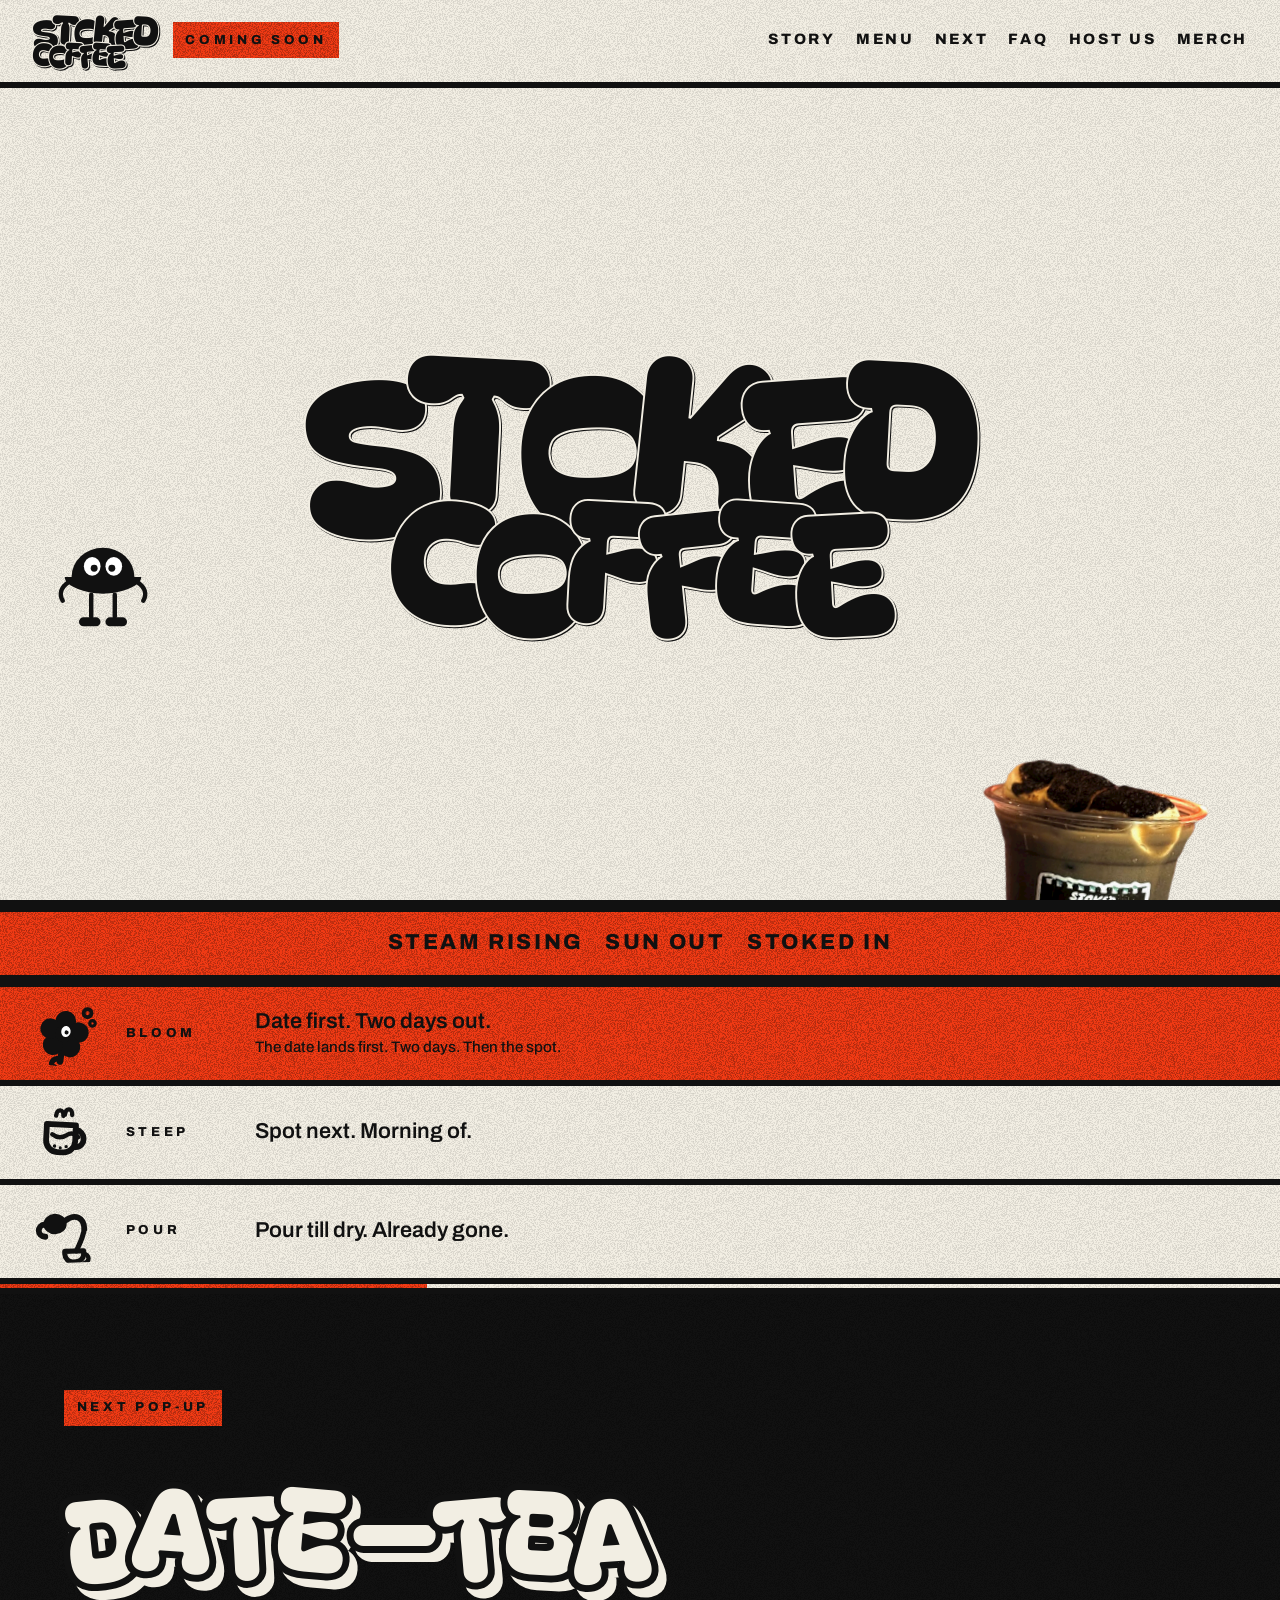
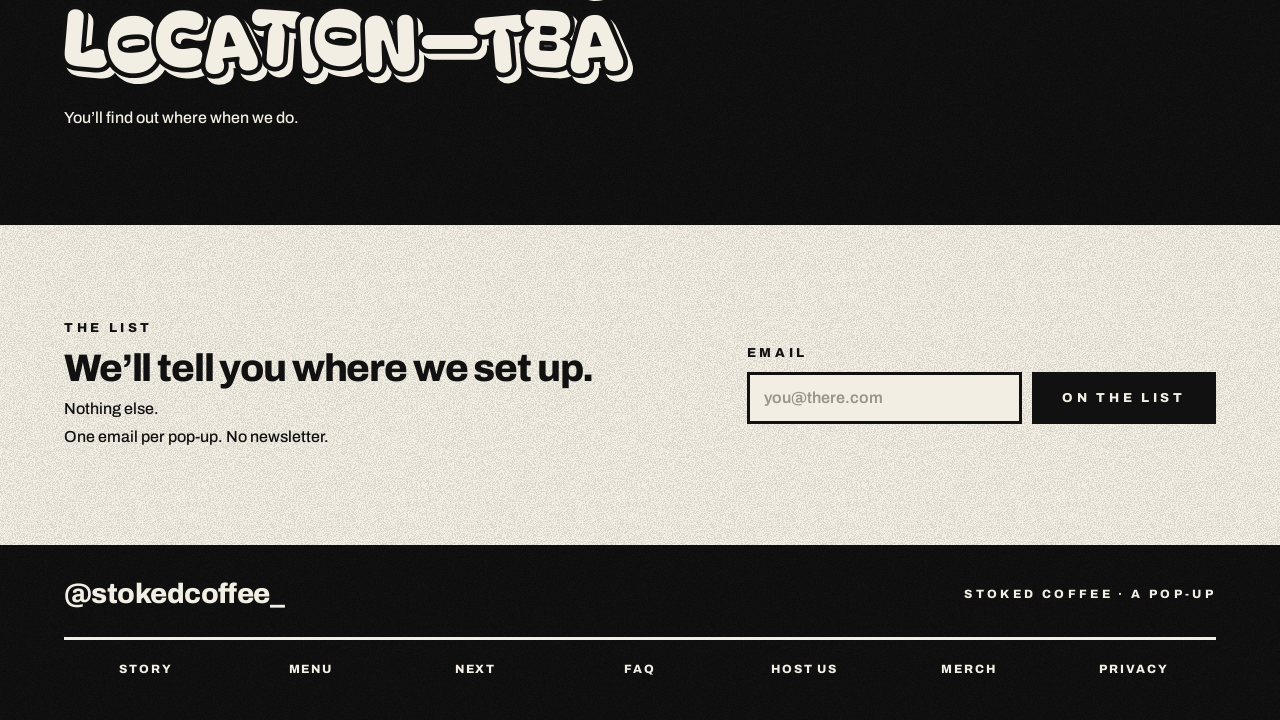
<file: index.html>
<!DOCTYPE html>
<html lang="en">
<head>
  <meta charset="utf-8">
  <meta name="viewport" content="width=device-width, initial-scale=1">
  <meta name="theme-color" content="#111111">
  <meta name="description" content="STOKED COFFEE. Steam rising. Sun out. Stoked in.">
  <title>STOKED COFFEE — Coming Soon</title>
  <link rel="canonical" href="https://stokedcoffee.vercel.app/">
  <meta property="og:type" content="website">
  <meta property="og:site_name" content="STOKED COFFEE">
  <meta property="og:title" content="STOKED COFFEE — Coming Soon">
  <meta property="og:description" content="STOKED COFFEE. Steam rising. Sun out. Stoked in.">
  <meta property="og:url" content="https://stokedcoffee.vercel.app/">
  <meta property="og:image" content="https://stokedcoffee.vercel.app/og.png">
  <meta property="og:image:type" content="image/png">
  <meta property="og:image:width" content="1200">
  <meta property="og:image:height" content="630">
  <meta property="og:image:alt" content="STOKED COFFEE — Coming Soon">
  <meta name="twitter:card" content="summary_large_image">
  <meta name="twitter:title" content="STOKED COFFEE — Coming Soon">
  <meta name="twitter:description" content="STOKED COFFEE. Steam rising. Sun out. Stoked in.">
  <meta name="twitter:image" content="https://stokedcoffee.vercel.app/og.png">
  <link rel="preconnect" href="https://fonts.googleapis.com">
  <link rel="preconnect" href="https://fonts.gstatic.com" crossorigin>
  <link href="https://fonts.googleapis.com/css2?family=Archivo:wght@500;600;800&family=Bagel+Fat+One&display=swap" rel="stylesheet">
  <link rel="icon" href="data:image/svg+xml,%3Csvg xmlns='http://www.w3.org/2000/svg' viewBox='0 0 32 32'%3E%3Crect width='32' height='32' fill='%23F03A14'/%3E%3Ctext x='16' y='23' text-anchor='middle' font-size='18' font-family='Arial Black,sans-serif' fill='%23111111'%3ES%3C/text%3E%3C/svg%3E">
  <link rel="stylesheet" href="styles.css">
</head>
<body>
  <svg aria-hidden="true" width="0" height="0" style="position:absolute">
    <filter id="drink-grain" x="0%" y="0%" width="100%" height="100%">
      <feTurbulence type="fractalNoise" baseFrequency="0.85" numOctaves="3" stitchTiles="stitch" result="n"/>
      <feColorMatrix in="n" type="saturate" values="0" result="g"/>
      <feComponentTransfer in="g" result="ink">
        <feFuncA type="table" tableValues="0 0.28"/>
      </feComponentTransfer>
      <feBlend in="SourceGraphic" in2="ink" mode="multiply" result="burned"/>
      <feComposite in="burned" in2="SourceGraphic" operator="in"/>
    </filter>
  </svg>

  <div class="opening grain-paper">
    <header class="topbar">
      <div class="brand-cluster">
      <a class="mark" href="index.html" aria-label="Stoked Coffee">
        <span class="wordmark">
          <span class="wordmark-line wordmark-stoked" aria-hidden="true">
            <span class="letter" style="--r:-7deg;--y:0.06em;--kick:11deg">S</span>
            <span class="letter" style="--r:3deg;--y:-0.05em;--kick:-10deg">T</span>
            <span class="letter" style="--r:-2deg;--y:0.04em;--kick:8deg">O</span>
            <span class="letter" style="--r:6deg;--y:-0.04em;--kick:-12deg">K</span>
            <span class="letter" style="--r:-4deg;--y:0.05em;--kick:10deg">E</span>
            <span class="letter" style="--r:3deg;--y:-0.03em;--kick:-9deg">D</span>
          </span>
          <span class="wordmark-line wordmark-coffee" aria-hidden="true">
            <span class="letter" style="--r:5deg;--y:-0.04em;--kick:-11deg">C</span>
            <span class="letter" style="--r:-3deg;--y:0.04em;--kick:9deg">O</span>
            <span class="letter" style="--r:3deg;--y:-0.04em;--kick:-8deg">F</span>
            <span class="letter" style="--r:-6deg;--y:0.03em;--kick:12deg">F</span>
            <span class="letter" style="--r:4deg;--y:-0.04em;--kick:-10deg">E</span>
            <span class="letter" style="--r:-3deg;--y:0.04em;--kick:8deg">E</span>
          </span>
        </span>
      </a>
        <p class="label chip">Coming soon</p>
      </div>
      <nav class="site-nav" aria-label="Primary">
        <a href="story.html">Story</a>
        <a href="menu.html">Menu</a>
        <a href="next.html">Next</a>
        <a href="faq.html">FAQ</a>
        <a href="host.html">Host us</a>
        <a href="merch.html">Merch</a>
      </nav>
    </header>

    <section class="hero">
      <div class="hero-stage">
        <h1 class="wordmark" aria-label="Stoked Coffee">
          <span class="wordmark-line wordmark-stoked" aria-hidden="true">
            <span class="letter" style="--r:-7deg;--y:0.06em;--kick:11deg">S</span>
            <span class="letter" style="--r:3deg;--y:-0.05em;--kick:-10deg">T</span>
            <span class="letter" style="--r:-2deg;--y:0.04em;--kick:8deg">O</span>
            <span class="letter" style="--r:6deg;--y:-0.04em;--kick:-12deg">K</span>
            <span class="letter" style="--r:-4deg;--y:0.05em;--kick:10deg">E</span>
            <span class="letter" style="--r:3deg;--y:-0.03em;--kick:-9deg">D</span>
          </span>
          <span class="wordmark-line wordmark-coffee" aria-hidden="true">
            <span class="letter" style="--r:5deg;--y:-0.04em;--kick:-11deg">C</span>
            <span class="letter" style="--r:-3deg;--y:0.04em;--kick:9deg">O</span>
            <span class="letter" style="--r:3deg;--y:-0.04em;--kick:-8deg">F</span>
            <span class="letter" style="--r:-6deg;--y:0.03em;--kick:12deg">F</span>
            <span class="letter" style="--r:4deg;--y:-0.04em;--kick:-10deg">E</span>
            <span class="letter" style="--r:-3deg;--y:0.04em;--kick:8deg">E</span>
          </span>
        </h1>
        <div class="lid" aria-hidden="true">
          <svg viewBox="0 0 220 210" fill="none">
            <path d="M46 96 A64 60 0 0 1 174 96 Z" fill="#111111"/>
            <path d="M32 96 C32 116, 78 130, 110 130 C142 130, 188 116, 188 96 Z" fill="#111111"/>
            <g class="lid-eyes">
              <ellipse cx="88" cy="74" rx="17" ry="19" fill="#FFFFFF"/>
              <ellipse cx="132" cy="74" rx="17" ry="19" fill="#FFFFFF"/>
              <circle cx="92" cy="78" r="7" fill="#111111"/>
              <circle cx="128" cy="78" r="7" fill="#111111"/>
            </g>
            <path d="M86 132 v44" stroke="#111111" stroke-width="9" stroke-linecap="round"/>
            <path d="M134 132 v44" stroke="#111111" stroke-width="9" stroke-linecap="round"/>
            <path d="M70 178 h26 a9 9 0 0 1 0 18 h-26 a9 9 0 0 1 0 -18 z" fill="#111111"/>
            <path d="M124 178 h26 a9 9 0 0 1 0 18 h-26 a9 9 0 0 1 0 -18 z" fill="#111111"/>
            <path d="M40 106 c-16 10 -20 26 -12 38" stroke="#111111" stroke-width="9" fill="none" stroke-linecap="round"/>
            <path d="M180 106 c16 10 20 26 12 38" stroke="#111111" stroke-width="9" fill="none" stroke-linecap="round"/>
          </svg>
        </div>
      </div>
    </section>
    <figure class="sneak">
      <img src="midnight-campfire.png" alt="Midnight Campfire Latte" width="571" height="710">
    </figure>
  </div>

  <section class="vision grain-vermilion">
    <div class="vision-lockup" aria-label="Steam rising. Sun out. Stoked in.">
      <p class="vision-line">Steam rising</p>
      <p class="vision-line">Sun out</p>
      <p class="vision-line">Stoked in</p>
    </div>
  </section>

  <fieldset class="ritual grain-paper">
    <legend class="sr-only">How a pop-up lands</legend>
    <article class="step">
      <input class="step-check" type="radio" name="ritual" id="ritual-bloom" checked>
      <label class="step-hit" for="ritual-bloom">
        <span class="step-doodle" aria-hidden="true">
          <svg viewBox="0 0 88 88" fill="none">
            <circle cx="44" cy="30" r="13" fill="#111111"/>
            <circle cx="62" cy="42" r="13" fill="#111111"/>
            <circle cx="54" cy="62" r="13" fill="#111111"/>
            <circle cx="32" cy="62" r="13" fill="#111111"/>
            <circle cx="26" cy="42" r="13" fill="#111111"/>
            <circle cx="44" cy="46" r="11" fill="#111111"/>
            <ellipse cx="46" cy="43" rx="6" ry="7" fill="#FFFFFF"/>
            <circle cx="47" cy="44" r="2.6" fill="#111111"/>
            <path d="M44 72 v10" stroke="#111111" stroke-width="8" stroke-linecap="round"/>
            <path d="M44 78 c-11 1 -14 10 -6 12" stroke="#111111" stroke-width="7" fill="none" stroke-linecap="round"/>
            <circle cx="70" cy="16" r="5" stroke="#111111" stroke-width="5" fill="none"/>
            <circle cx="78" cy="28" r="3.5" stroke="#111111" stroke-width="4" fill="none"/>
          </svg>
        </span>
        <span class="label">Bloom</span>
        <span class="step-copy">
          <span class="step-lead">Date first. Two days out.</span>
          <span class="step-more">The date lands first. Two days. Then the spot.</span>
        </span>
      </label>
    </article>
    <article class="step">
      <input class="step-check" type="radio" name="ritual" id="ritual-steep">
      <label class="step-hit" for="ritual-steep">
        <span class="step-doodle" aria-hidden="true">
          <svg viewBox="0 0 88 88" fill="none">
            <path d="M20 34 h40 v22 a16 16 0 0 1 -16 16 h-8 a16 16 0 0 1 -16 -16 z" stroke="#111111" stroke-width="8" stroke-linejoin="round"/>
            <path d="M60 40 c14 2 16 22 1 24" stroke="#111111" stroke-width="8" fill="none" stroke-linecap="round"/>
            <path d="M28 48 q10 7 20 0 q8 -6 16 2" stroke="#111111" stroke-width="6" fill="none" stroke-linecap="round"/>
            <path d="M32 22 c1 -10 10 -10 10 0" stroke="#111111" stroke-width="6" fill="none" stroke-linecap="round"/>
            <path d="M44 20 c1 -10 10 -10 10 0" stroke="#111111" stroke-width="6" fill="none" stroke-linecap="round"/>
            <circle cx="32" cy="64" r="2.4" fill="#111111"/>
            <circle cx="40" cy="66" r="2.1" fill="#111111"/>
            <circle cx="48" cy="64" r="2.3" fill="#111111"/>
          </svg>
        </span>
        <span class="label">Steep</span>
        <span class="step-copy">
          <span class="step-lead">Spot next. Morning of.</span>
          <span class="step-more">The pin drops that morning. Not the night before.</span>
        </span>
      </label>
    </article>
    <article class="step">
      <input class="step-check" type="radio" name="ritual" id="ritual-pour">
      <label class="step-hit" for="ritual-pour">
        <span class="step-doodle" aria-hidden="true">
          <svg viewBox="0 0 88 88" fill="none">
            <ellipse cx="32" cy="34" rx="16" ry="14" fill="#111111"/>
            <path d="M18 34 c-11 1 -12 16 0 17" stroke="#111111" stroke-width="8" fill="none" stroke-linecap="round"/>
            <path d="M46 30 c14 -10 26 -4 26 12" stroke="#111111" stroke-width="8" fill="none" stroke-linecap="round"/>
            <path d="M72 42 c-2 12 -8 22 -12 30" stroke="#111111" stroke-width="7" fill="none" stroke-linecap="round"/>
            <path d="M44 72 h26 v4 a11 11 0 0 1 -11 11 h-4 a11 11 0 0 1 -11 -11 z" stroke="#111111" stroke-width="7" stroke-linejoin="round"/>
            <path d="M70 76 c8 1 9 12 0 13" stroke="#111111" stroke-width="6" fill="none" stroke-linecap="round"/>
          </svg>
        </span>
        <span class="label">Pour</span>
        <span class="step-copy">
          <span class="step-lead">Pour till dry. Already gone.</span>
          <span class="step-more">We brew until the beans are gone. Then we pack.</span>
        </span>
      </label>
    </article>
    <div class="ritual-level" aria-hidden="true">
      <i></i>
    </div>
  </fieldset>

  <section class="popup grain-ink">
    <div class="popup-inner">
      <a class="label chip popup-kicker" href="next.html">Next pop-up</a>
      <div class="poster-stack">
        <!-- Swap the TBA spans for a real date -->
        <div class="poster-line">
          <p class="throwup" aria-label="Date to be announced">
            <span class="letter" style="transform:rotate(-6deg) translateY(0.05em)">D</span>
            <span class="letter" style="transform:rotate(4deg) translateY(-0.04em)">A</span>
            <span class="letter" style="transform:rotate(-3deg) translateY(0.03em)">T</span>
            <span class="letter" style="transform:rotate(5deg) translateY(-0.05em)">E</span>
            <span class="letter throwup-dash">—</span>
            <span class="letter" style="transform:rotate(-5deg) translateY(0.04em)">T</span>
            <span class="letter" style="transform:rotate(3deg) translateY(-0.03em)">B</span>
            <span class="letter" style="transform:rotate(-4deg) translateY(0.05em)">A</span>
          </p>
        </div>
        <div class="poster-line">
          <p class="throwup throwup-wide" aria-label="Location to be announced">
            <span class="letter" style="transform:rotate(5deg) translateY(-0.04em)">L</span>
            <span class="letter" style="transform:rotate(-4deg) translateY(0.04em)">O</span>
            <span class="letter" style="transform:rotate(3deg) translateY(-0.03em)">C</span>
            <span class="letter" style="transform:rotate(-6deg) translateY(0.03em)">A</span>
            <span class="letter" style="transform:rotate(4deg) translateY(-0.04em)">T</span>
            <span class="letter" style="transform:rotate(-3deg) translateY(0.04em)">I</span>
            <span class="letter" style="transform:rotate(6deg) translateY(-0.05em)">O</span>
            <span class="letter" style="transform:rotate(-2deg) translateY(0.03em)">N</span>
            <span class="letter throwup-dash">—</span>
            <span class="letter" style="transform:rotate(-5deg) translateY(0.04em)">T</span>
            <span class="letter" style="transform:rotate(3deg) translateY(-0.04em)">B</span>
            <span class="letter" style="transform:rotate(-4deg) translateY(0.03em)">A</span>
          </p>
        </div>
      </div>
      <p class="popup-note">You’ll find out where when we do.</p>
    </div>
  </section>

  <section class="signup grain-paper" id="list">
    <div class="signup-inner">
      <div class="signup-copy">
        <p class="label">The list</p>
        <h2>We’ll tell you where we set up.</h2>
        <p class="micro">Nothing else.</p>
        <p class="fine">One email per pop-up. No newsletter.</p>
      </div>
      <div class="signup-side">
        <form class="signup-form" id="signup-form" data-on="true" novalidate>
          <label class="label" for="email">Email</label>
          <div class="field">
            <input id="email" name="email" type="email" autocomplete="email" required placeholder="you@there.com">
            <button type="submit">On the list</button>
          </div>
        </form>
        <div class="confirm" id="signup-confirm" data-on="false" role="status">
          <p>You’re on the list.</p>
        </div>
      </div>
    </div>
  </section>

  <footer class="site-footer grain-ink">
    <div class="foot-brand">
      <a class="ig" href="https://instagram.com/stokedcoffee_" rel="noopener noreferrer">@stokedcoffee_</a>
      <p class="credit">Stoked Coffee · a pop-up</p>
    </div>
    <nav class="foot-nav" aria-label="Site">
      <a href="story.html">Story</a>
      <a href="menu.html">Menu</a>
      <a href="next.html">Next</a>
      <a href="faq.html">FAQ</a>
      <a href="host.html">Host us</a>
      <a href="merch.html">Merch</a>
      <a href="privacy.html">Privacy</a>
    </nav>
  </footer>

  <script>
    (function () {
      var form = document.getElementById("signup-form");
      var confirm = document.getElementById("signup-confirm");
      var input = document.getElementById("email");
      var KEY = "stoked-list";

      function showDone() {
        form.setAttribute("data-on", "false");
        confirm.setAttribute("data-on", "true");
      }

      try {
        if (window.localStorage.getItem(KEY)) showDone();
      } catch (e) {}

      form.addEventListener("submit", function (e) {
        e.preventDefault();
        if (!input.checkValidity()) {
          input.reportValidity();
          input.focus();
          return;
        }
        try { window.localStorage.setItem(KEY, input.value.trim()); } catch (err) {}
        showDone();
      });
    })();
  </script>
</body>
</html>
</file>
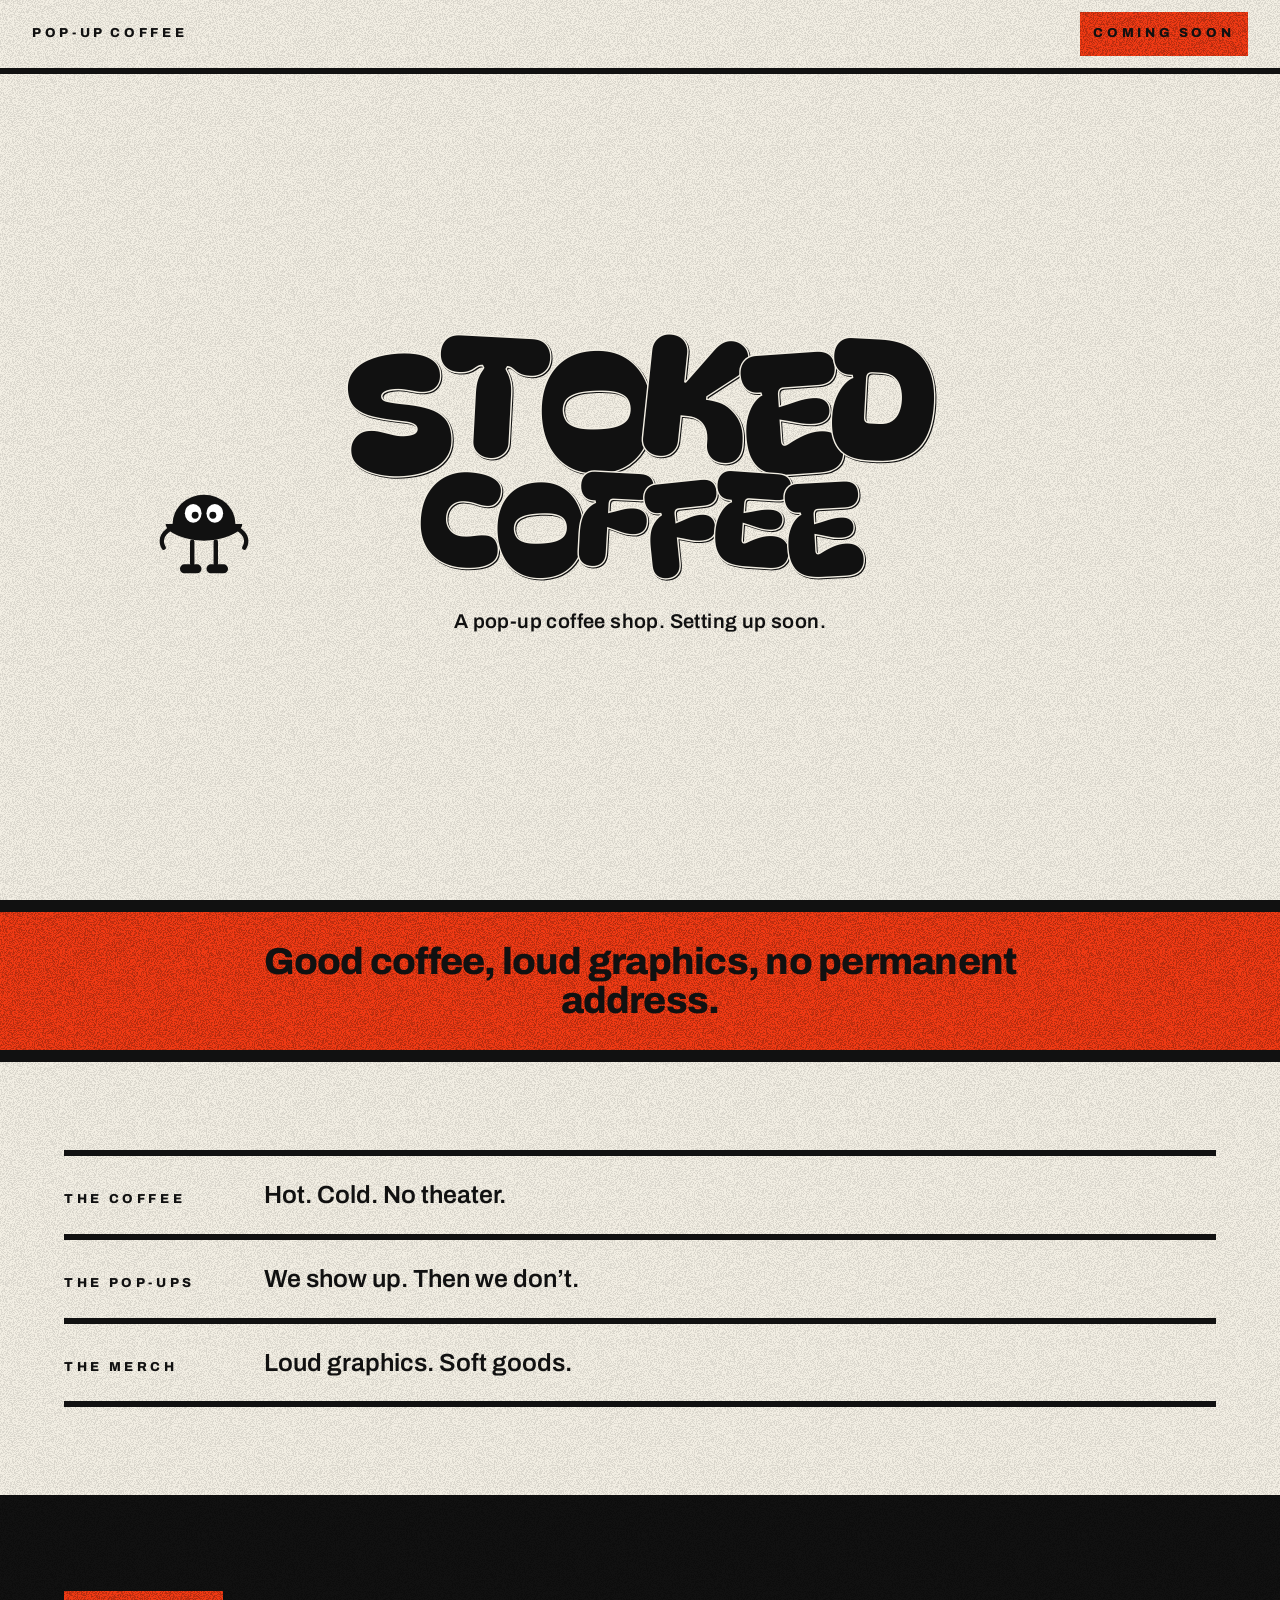
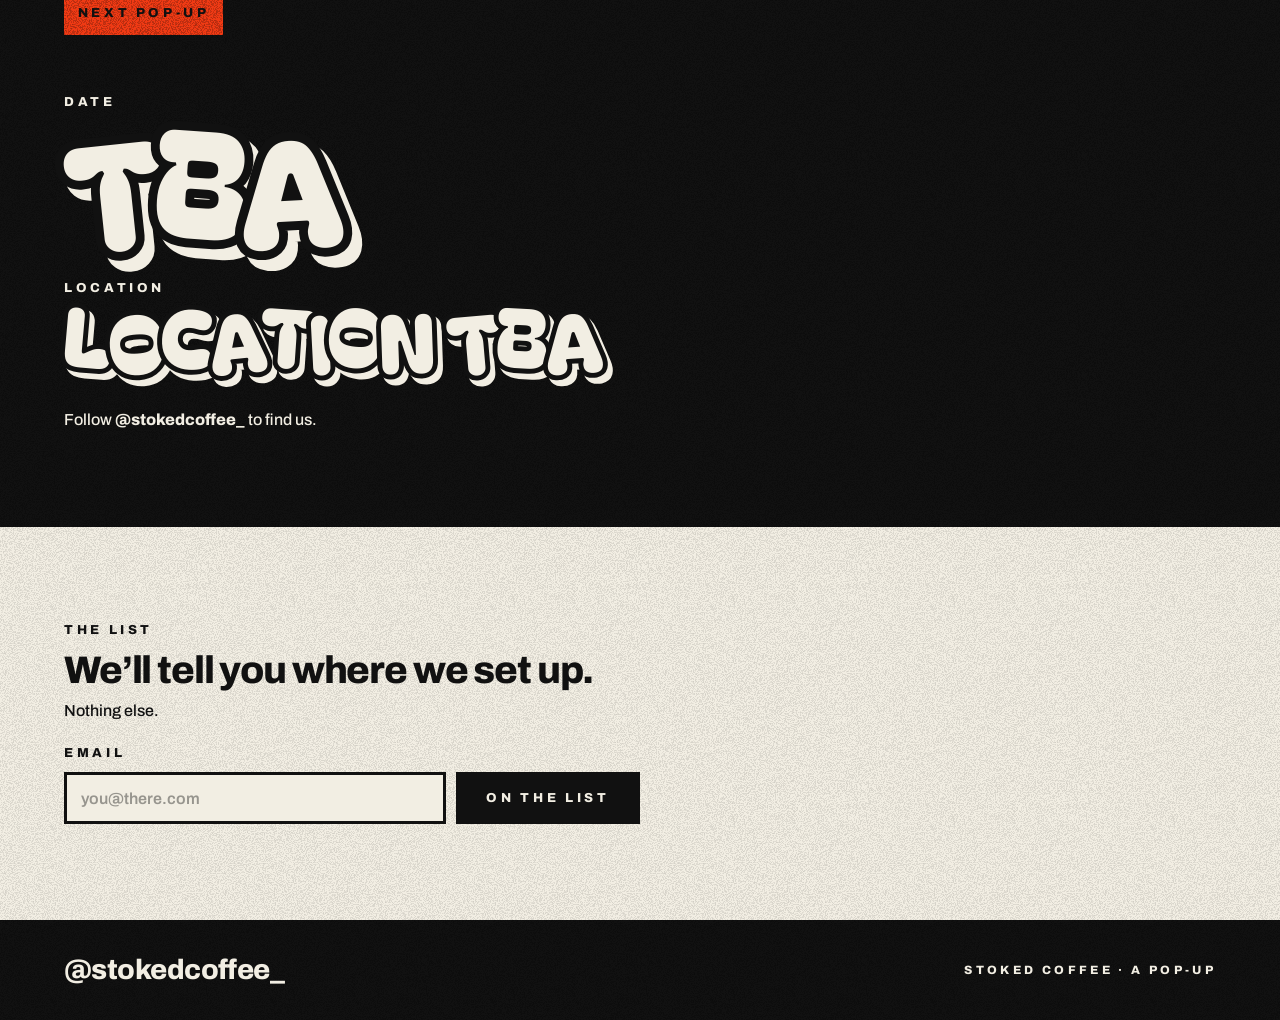
<file: STOKED COFFEE/index.html>
<!DOCTYPE html>
<html lang="en">
<head>
  <meta charset="utf-8">
  <meta name="viewport" content="width=device-width, initial-scale=1">
  <meta name="theme-color" content="#111111">
  <meta name="description" content="STOKED COFFEE. A pop-up coffee shop. Setting up soon.">
  <title>STOKED COFFEE — Coming Soon</title>
  <link rel="preconnect" href="https://fonts.googleapis.com">
  <link rel="preconnect" href="https://fonts.gstatic.com" crossorigin>
  <link href="https://fonts.googleapis.com/css2?family=Archivo:wght@500;600;800&family=Bagel+Fat+One&display=swap" rel="stylesheet">
  <link rel="icon" href="data:image/svg+xml,%3Csvg xmlns='http://www.w3.org/2000/svg' viewBox='0 0 32 32'%3E%3Crect width='32' height='32' fill='%23F03A14'/%3E%3Ctext x='16' y='23' text-anchor='middle' font-size='18' font-family='Arial Black,sans-serif' fill='%23111111'%3ES%3C/text%3E%3C/svg%3E">
  <style>
    :root {
      --ink: #111111;
      --paper: #F2EEE3;
      --white: #FFFFFF;
      --vermilion: #F03A14;
      --grain-heavy: url("data:image/svg+xml,%3Csvg xmlns='http://www.w3.org/2000/svg' width='220' height='220'%3E%3Cfilter id='g'%3E%3CfeTurbulence type='fractalNoise' baseFrequency='0.9' numOctaves='3' stitchTiles='stitch'/%3E%3CfeColorMatrix type='saturate' values='0'/%3E%3CfeComponentTransfer%3E%3CfeFuncR type='discrete' tableValues='0 0 1 1'/%3E%3CfeFuncG type='discrete' tableValues='0 0 1 1'/%3E%3CfeFuncB type='discrete' tableValues='0 0 1 1'/%3E%3C/feComponentTransfer%3E%3C/filter%3E%3Crect width='220' height='220' filter='url(%23g)' opacity='0.4'/%3E%3C/svg%3E");
      --grain-paper: url("data:image/svg+xml,%3Csvg xmlns='http://www.w3.org/2000/svg' width='220' height='220'%3E%3Cfilter id='g'%3E%3CfeTurbulence type='fractalNoise' baseFrequency='0.9' numOctaves='3' stitchTiles='stitch'/%3E%3CfeColorMatrix type='saturate' values='0'/%3E%3CfeComponentTransfer%3E%3CfeFuncR type='discrete' tableValues='0 0 1 1'/%3E%3CfeFuncG type='discrete' tableValues='0 0 1 1'/%3E%3CfeFuncB type='discrete' tableValues='0 0 1 1'/%3E%3C/feComponentTransfer%3E%3C/filter%3E%3Crect width='220' height='220' filter='url(%23g)' opacity='0.16'/%3E%3C/svg%3E");
    }

    *, *::before, *::after { box-sizing: border-box; margin: 0; padding: 0; }

    html, body {
      background: var(--grain-paper), var(--paper);
      background-blend-mode: multiply;
      color: var(--ink);
      font-family: Archivo, sans-serif;
      font-weight: 500;
      font-size: 16px;
      line-height: 1.45;
      -webkit-font-smoothing: antialiased;
    }

    body { min-height: 100vh; overflow-x: hidden; }

    ::selection { background: var(--vermilion); color: var(--ink); }

    :focus-visible {
      outline: 3px solid var(--vermilion);
      outline-offset: 3px;
    }

    a { color: inherit; }

    .grain-paper {
      background: var(--grain-paper), var(--paper);
      background-blend-mode: multiply;
    }

    .grain-vermilion {
      background: var(--grain-heavy), var(--vermilion);
      background-blend-mode: multiply;
    }

    .grain-ink {
      background: var(--grain-heavy), var(--ink);
      background-blend-mode: multiply;
    }

    .label {
      font-family: Archivo, sans-serif;
      font-weight: 800;
      font-size: 13px;
      letter-spacing: 0.28em;
      text-transform: uppercase;
      line-height: 1.2;
    }

    /* ——— Top bar ——— */
    .topbar {
      display: flex;
      align-items: center;
      justify-content: space-between;
      gap: 1rem;
      padding: 0.7rem 1.25rem;
      border-bottom: 6px solid var(--ink);
    }

    .topbar-mark { color: var(--ink); }

    .chip {
      display: inline-flex;
      align-items: center;
      justify-content: center;
      min-height: 44px;
      padding: 0 0.85rem;
      background: var(--grain-heavy), var(--vermilion);
      background-blend-mode: multiply;
      color: var(--ink);
      flex-shrink: 0;
    }

    /* ——— Wordmark ——— */
    .wordmark {
      display: flex;
      flex-direction: column;
      align-items: center;
      color: var(--ink);
      font-family: "Bagel Fat One", cursive;
      font-weight: 400;
      -webkit-text-stroke: 0.12em var(--paper);
      paint-order: stroke fill;
      filter: drop-shadow(0.07em 0.08em 0 var(--ink));
      line-height: 0.86;
      user-select: none;
    }

    .wordmark-line {
      display: flex;
      flex-wrap: nowrap;
      white-space: nowrap;
    }

    .wordmark-stoked { font-size: clamp(58px, 13vw, 172px); }
    .wordmark-coffee {
      font-size: calc(0.78 * clamp(58px, 13vw, 172px));
      margin-top: -0.04em;
    }

    .letter {
      display: inline-block;
      margin-right: -0.07em;
    }

    .wordmark-line .letter:last-child { margin-right: 0; }

    /* ——— Hero ——— */
    .opening {
      min-height: 100vh;
      min-height: 100dvh;
      display: flex;
      flex-direction: column;
    }

    .hero {
      flex: 1;
      display: flex;
      flex-direction: column;
      align-items: center;
      justify-content: center;
      padding: 2.5rem 1.25rem 3.5rem;
    }

    .hero-stage {
      position: relative;
      display: flex;
      flex-direction: column;
      align-items: center;
    }

    .lid {
      position: absolute;
      left: -0.15em;
      bottom: -0.15em;
      width: clamp(64px, 11vw, 108px);
      font-size: clamp(58px, 13vw, 172px);
      pointer-events: none;
    }

    .lid svg { display: block; width: 100%; height: auto; }

    .lid-eyes {
      transform-box: fill-box;
      transform-origin: 50% 55%;
      animation: lid-blink 5.4s steps(1, end) infinite;
    }

    @keyframes lid-blink {
      0%, 86%, 100% { transform: scaleY(1); }
      88%, 92% { transform: scaleY(0.08); }
    }

    @media (prefers-reduced-motion: reduce) {
      .lid-eyes { animation: none; }
    }

    .hero-line {
      margin-top: 2.25rem;
      font-size: clamp(16px, 2.1vw, 20px);
      font-weight: 600;
      letter-spacing: 0.02em;
      text-align: center;
      max-width: 24em;
    }

    /* ——— Manifesto ——— */
    .manifesto {
      border-top: 12px solid var(--ink);
      border-bottom: 12px solid var(--ink);
      padding: 1.85rem 1.5rem;
    }

    .manifesto p {
      font-weight: 800;
      font-size: clamp(1.4rem, 3.6vw, 2.35rem);
      line-height: 1.05;
      letter-spacing: -0.02em;
      text-align: center;
      color: var(--ink);
      max-width: 22em;
      margin: 0 auto;
    }

    /* ——— Expect ——— */
    .expect {
      padding: clamp(2.75rem, 7vw, 5.5rem) clamp(1.25rem, 5vw, 4rem) 0;
    }

    .expect-item {
      padding: 1.35rem 0;
      border-top: 6px solid var(--ink);
    }

    .expect-item:last-child { border-bottom: 6px solid var(--ink); }

    .expect-item .label { margin-bottom: 0.5rem; }

    .expect-item p:last-child {
      font-size: clamp(1.2rem, 2.4vw, 1.55rem);
      font-weight: 600;
      line-height: 1.2;
    }

    /* ——— Next pop-up poster ——— */
    .popup {
      margin-top: clamp(2.75rem, 7vw, 5.5rem);
      color: var(--paper);
      padding: clamp(3.25rem, 8vw, 6rem) clamp(1.25rem, 5vw, 4rem);
    }

    .popup-inner { max-width: 72rem; margin: 0 auto; }

    .popup-kicker { margin-bottom: 2rem; }

    .poster-line {
      display: flex;
      flex-direction: column;
      gap: 0.35rem;
      margin-top: 1.75rem;
    }

    .poster-line .label { color: var(--paper); }

    .throwup {
      display: flex;
      flex-wrap: nowrap;
      align-items: baseline;
      white-space: nowrap;
      font-family: "Bagel Fat One", cursive;
      font-size: clamp(52px, 12vw, 148px);
      line-height: 0.86;
      color: var(--paper);
      -webkit-text-stroke: 0.12em var(--ink);
      paint-order: stroke fill;
      filter: drop-shadow(0.07em 0.08em 0 var(--paper));
      user-select: none;
    }

    .throwup .letter { margin-right: -0.07em; }
    .throwup .letter:last-child { margin-right: 0; }

    .throwup-gap {
      width: 0.22em;
      margin-right: 0;
    }

    .throwup-wide { font-size: clamp(28px, 6.4vw, 108px); }

    .popup-note {
      margin-top: 2.25rem;
      font-size: 16px;
      font-weight: 500;
      max-width: 28em;
    }

    .popup-note a {
      font-weight: 800;
      text-decoration: none;
    }

    .popup-note a:hover { color: var(--vermilion); }

    /* ——— Email ——— */
    .signup {
      padding: clamp(3.25rem, 8vw, 6rem) clamp(1.25rem, 5vw, 4rem);
    }

    .signup-inner { max-width: 36rem; }

    .signup h2 {
      font-size: clamp(1.7rem, 3.8vw, 2.4rem);
      font-weight: 800;
      letter-spacing: -0.03em;
      line-height: 1.05;
      margin: 0.7rem 0 0.55rem;
    }

    .signup .micro {
      font-size: 16px;
      font-weight: 500;
      margin-bottom: 1.5rem;
    }

    .signup-form { display: flex; flex-direction: column; gap: 0.65rem; }

    .field {
      display: flex;
      flex-direction: column;
      gap: 0.65rem;
    }

    .signup input[type="email"] {
      appearance: none;
      width: 100%;
      min-height: 52px;
      border: 3px solid var(--ink);
      background: var(--paper);
      color: var(--ink);
      font-family: Archivo, sans-serif;
      font-weight: 600;
      font-size: 16px;
      padding: 0 0.9rem;
      border-radius: 0;
    }

    .signup input[type="email"]::placeholder { color: var(--ink); opacity: 0.4; }

    .signup button {
      appearance: none;
      min-height: 52px;
      min-width: 44px;
      padding: 0 1.25rem;
      border: 3px solid var(--ink);
      background: var(--ink);
      color: var(--paper);
      font-family: Archivo, sans-serif;
      font-weight: 800;
      font-size: 13px;
      letter-spacing: 0.28em;
      text-transform: uppercase;
      cursor: pointer;
      border-radius: 0;
    }

    .signup button:hover,
    .ig:hover,
    .popup-note a:hover {
      color: var(--ink);
    }

    .signup button:hover {
      background: var(--vermilion);
      border-color: var(--vermilion);
      color: var(--ink);
    }

    .ig:hover,
    .popup-note a:hover { color: var(--vermilion); }

    .confirm {
      display: none;
      border-top: 6px solid var(--ink);
      border-bottom: 6px solid var(--ink);
      padding: 1.35rem 0;
    }

    .confirm[data-on="true"] { display: block; }
    .signup-form[data-on="false"] { display: none; }

    .confirm p {
      font-size: clamp(1.35rem, 3vw, 1.75rem);
      font-weight: 800;
      letter-spacing: -0.02em;
      line-height: 1.05;
    }

    /* ——— Footer ——— */
    .site-footer {
      color: var(--paper);
      padding: 1.75rem clamp(1.25rem, 5vw, 4rem);
      display: flex;
      flex-direction: column;
      gap: 0.75rem;
    }

    .ig {
      color: var(--paper);
      font-weight: 800;
      font-size: clamp(1.25rem, 3vw, 1.75rem);
      letter-spacing: -0.02em;
      text-decoration: none;
      min-height: 44px;
      display: inline-flex;
      align-items: center;
      align-self: flex-start;
    }

    .credit {
      font-size: 12px;
      font-weight: 800;
      letter-spacing: 0.28em;
      text-transform: uppercase;
      color: var(--paper);
    }

    @media (min-width: 720px) {
      .topbar { padding: 0.75rem 2rem; }

      .hero { padding: 3rem 2rem 4rem; }

      .lid { left: -1.15em; bottom: -0.05em; }

      .expect-item {
        display: grid;
        grid-template-columns: 11rem 1fr;
        gap: 1.5rem;
        align-items: baseline;
        padding: 1.5rem 0;
      }

      .expect-item .label { margin-bottom: 0; }

      .poster-stack {
        display: grid;
        gap: 0.5rem;
      }

      .field {
        flex-direction: row;
        align-items: stretch;
      }

      .signup input[type="email"] { flex: 1; }
      .signup button { min-width: 11.5rem; }

      .site-footer {
        flex-direction: row;
        align-items: center;
        justify-content: space-between;
      }
    }

    @media (max-width: 540px) {
      .lid {
        position: static;
        margin: 1.1rem auto 0;
        width: 72px;
      }

      .hero-line { margin-top: 1.35rem; }
    }
  </style>
</head>
<body>
  <div class="opening grain-paper">
    <header class="topbar">
      <p class="label topbar-mark">Pop-up coffee</p>
      <p class="label chip">Coming soon</p>
    </header>

    <section class="hero">
      <div class="hero-stage">
        <h1 class="wordmark" aria-label="Stoked Coffee">
          <span class="wordmark-line wordmark-stoked" aria-hidden="true">
            <span class="letter" style="transform:rotate(-7deg) translateY(0.06em)">S</span>
            <span class="letter" style="transform:rotate(3deg) translateY(-0.05em)">T</span>
            <span class="letter" style="transform:rotate(-2deg) translateY(0.04em)">O</span>
            <span class="letter" style="transform:rotate(6deg) translateY(-0.04em)">K</span>
            <span class="letter" style="transform:rotate(-4deg) translateY(0.05em)">E</span>
            <span class="letter" style="transform:rotate(3deg) translateY(-0.03em)">D</span>
          </span>
          <span class="wordmark-line wordmark-coffee" aria-hidden="true">
            <span class="letter" style="transform:rotate(5deg) translateY(-0.04em)">C</span>
            <span class="letter" style="transform:rotate(-3deg) translateY(0.04em)">O</span>
            <span class="letter" style="transform:rotate(3deg) translateY(-0.04em)">F</span>
            <span class="letter" style="transform:rotate(-6deg) translateY(0.03em)">F</span>
            <span class="letter" style="transform:rotate(4deg) translateY(-0.04em)">E</span>
            <span class="letter" style="transform:rotate(-3deg) translateY(0.04em)">E</span>
          </span>
        </h1>
        <div class="lid" aria-hidden="true">
          <svg viewBox="0 0 220 210" fill="none">
            <path d="M46 96 A64 60 0 0 1 174 96 Z" fill="#111111"/>
            <path d="M32 96 C32 116, 78 130, 110 130 C142 130, 188 116, 188 96 Z" fill="#111111"/>
            <g class="lid-eyes">
              <ellipse cx="88" cy="74" rx="17" ry="19" fill="#FFFFFF"/>
              <ellipse cx="132" cy="74" rx="17" ry="19" fill="#FFFFFF"/>
              <circle cx="92" cy="78" r="7" fill="#111111"/>
              <circle cx="128" cy="78" r="7" fill="#111111"/>
            </g>
            <path d="M86 132 v44" stroke="#111111" stroke-width="9" stroke-linecap="round"/>
            <path d="M134 132 v44" stroke="#111111" stroke-width="9" stroke-linecap="round"/>
            <path d="M70 178 h26 a9 9 0 0 1 0 18 h-26 a9 9 0 0 1 0 -18 z" fill="#111111"/>
            <path d="M124 178 h26 a9 9 0 0 1 0 18 h-26 a9 9 0 0 1 0 -18 z" fill="#111111"/>
            <path d="M40 106 c-16 10 -20 26 -12 38" stroke="#111111" stroke-width="9" fill="none" stroke-linecap="round"/>
            <path d="M180 106 c16 10 20 26 12 38" stroke="#111111" stroke-width="9" fill="none" stroke-linecap="round"/>
          </svg>
        </div>
      </div>
      <p class="hero-line">A pop-up coffee shop. Setting up soon.</p>
    </section>
  </div>

  <section class="manifesto grain-vermilion">
    <p>Good coffee, loud graphics, no permanent address.</p>
  </section>

  <section class="expect grain-paper">
    <article class="expect-item">
      <p class="label">The coffee</p>
      <p>Hot. Cold. No theater.</p>
    </article>
    <article class="expect-item">
      <p class="label">The pop-ups</p>
      <p>We show up. Then we don’t.</p>
    </article>
    <article class="expect-item">
      <p class="label">The merch</p>
      <p>Loud graphics. Soft goods.</p>
    </article>
  </section>

  <section class="popup grain-ink">
    <div class="popup-inner">
      <p class="label chip popup-kicker">Next pop-up</p>
      <div class="poster-stack">
        <!-- Swap TBA letter spans for a real date, e.g. 0 9 / 2 6 -->
        <div class="poster-line">
          <p class="label">Date</p>
          <p class="throwup" aria-label="Date to be announced">
            <span class="letter" style="transform:rotate(-6deg) translateY(0.05em)">T</span>
            <span class="letter" style="transform:rotate(4deg) translateY(-0.04em)">B</span>
            <span class="letter" style="transform:rotate(-3deg) translateY(0.03em)">A</span>
          </p>
        </div>
        <div class="poster-line">
          <p class="label">Location</p>
          <p class="throwup throwup-wide" aria-label="Location to be announced">
            <span class="letter" style="transform:rotate(5deg) translateY(-0.04em)">L</span>
            <span class="letter" style="transform:rotate(-4deg) translateY(0.04em)">O</span>
            <span class="letter" style="transform:rotate(3deg) translateY(-0.03em)">C</span>
            <span class="letter" style="transform:rotate(-6deg) translateY(0.03em)">A</span>
            <span class="letter" style="transform:rotate(4deg) translateY(-0.04em)">T</span>
            <span class="letter" style="transform:rotate(-3deg) translateY(0.04em)">I</span>
            <span class="letter" style="transform:rotate(6deg) translateY(-0.05em)">O</span>
            <span class="letter" style="transform:rotate(-2deg) translateY(0.03em)">N</span>
            <span class="throwup-gap" aria-hidden="true"></span>
            <span class="letter" style="transform:rotate(-5deg) translateY(0.04em)">T</span>
            <span class="letter" style="transform:rotate(3deg) translateY(-0.04em)">B</span>
            <span class="letter" style="transform:rotate(-4deg) translateY(0.03em)">A</span>
          </p>
        </div>
      </div>
      <p class="popup-note">Follow <a href="https://instagram.com/stokedcoffee_" rel="noopener noreferrer">@stokedcoffee_</a> to find us.</p>
    </div>
  </section>

  <section class="signup grain-paper" id="list">
    <div class="signup-inner">
      <p class="label">The list</p>
      <h2>We’ll tell you where we set up.</h2>
      <p class="micro">Nothing else.</p>
      <form class="signup-form" id="signup-form" data-on="true" novalidate>
        <label class="label" for="email">Email</label>
        <div class="field">
          <input id="email" name="email" type="email" autocomplete="email" required placeholder="you@there.com">
          <button type="submit">On the list</button>
        </div>
      </form>
      <div class="confirm" id="signup-confirm" data-on="false" role="status">
        <p>You’re on the list.</p>
      </div>
    </div>
  </section>

  <footer class="site-footer grain-ink">
    <a class="ig" href="https://instagram.com/stokedcoffee_" rel="noopener noreferrer">@stokedcoffee_</a>
    <p class="credit">Stoked Coffee · a pop-up</p>
  </footer>

  <script>
    (function () {
      var form = document.getElementById("signup-form");
      var confirm = document.getElementById("signup-confirm");
      var input = document.getElementById("email");
      var KEY = "stoked-list";

      function showDone() {
        form.setAttribute("data-on", "false");
        confirm.setAttribute("data-on", "true");
      }

      try {
        if (window.localStorage.getItem(KEY)) showDone();
      } catch (e) {}

      form.addEventListener("submit", function (e) {
        e.preventDefault();
        if (!input.checkValidity()) {
          input.reportValidity();
          input.focus();
          return;
        }
        try { window.localStorage.setItem(KEY, input.value.trim()); } catch (err) {}
        showDone();
      });
    })();
  </script>
</body>
</html>
</file>
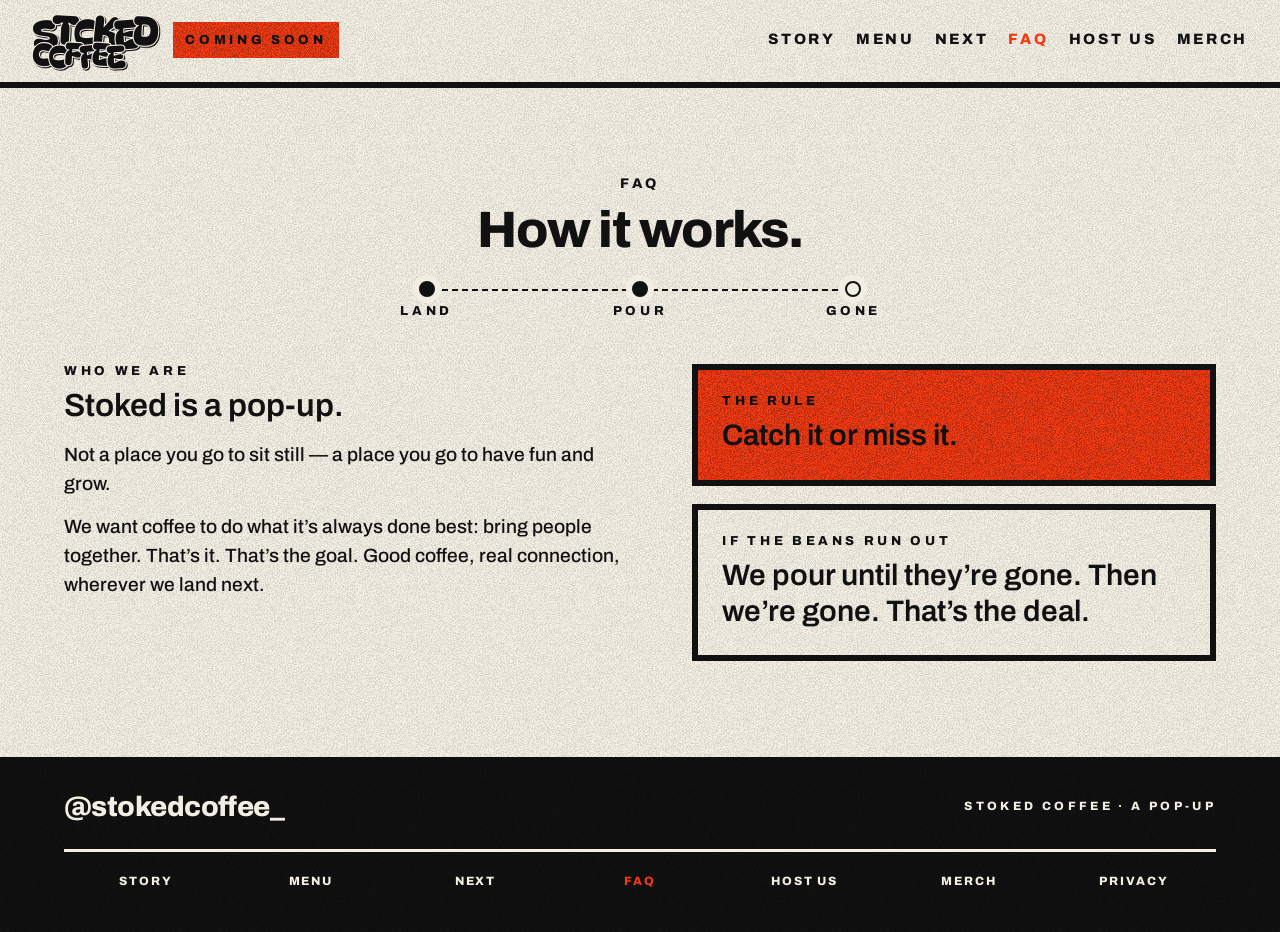
<file: faq.html>
<!DOCTYPE html>
<html lang="en">
<head>
  <meta charset="utf-8">
  <meta name="viewport" content="width=device-width, initial-scale=1">
  <meta name="theme-color" content="#111111">
  <meta name="description" content="Catch it or miss it. We pour until the beans are gone.">
  <title>STOKED COFFEE — How it works</title>
  <link rel="canonical" href="https://stokedcoffee.vercel.app/faq.html">
  <meta property="og:type" content="website">
  <meta property="og:site_name" content="STOKED COFFEE">
  <meta property="og:title" content="STOKED COFFEE — How it works">
  <meta property="og:description" content="Catch it or miss it. We pour until the beans are gone.">
  <meta property="og:url" content="https://stokedcoffee.vercel.app/faq.html">
  <meta property="og:image" content="https://stokedcoffee.vercel.app/og.png">
  <meta property="og:image:type" content="image/png">
  <meta property="og:image:width" content="1200">
  <meta property="og:image:height" content="630">
  <meta property="og:image:alt" content="STOKED COFFEE — Coming Soon">
  <meta name="twitter:card" content="summary_large_image">
  <meta name="twitter:title" content="STOKED COFFEE — How it works">
  <meta name="twitter:description" content="Catch it or miss it. We pour until the beans are gone.">
  <meta name="twitter:image" content="https://stokedcoffee.vercel.app/og.png">
  <link rel="preconnect" href="https://fonts.googleapis.com">
  <link rel="preconnect" href="https://fonts.gstatic.com" crossorigin>
  <link href="https://fonts.googleapis.com/css2?family=Archivo:wght@500;600;800&family=Bagel+Fat+One&display=swap" rel="stylesheet">
  <link rel="icon" href="data:image/svg+xml,%3Csvg xmlns='http://www.w3.org/2000/svg' viewBox='0 0 32 32'%3E%3Crect width='32' height='32' fill='%23F03A14'/%3E%3Ctext x='16' y='23' text-anchor='middle' font-size='18' font-family='Arial Black,sans-serif' fill='%23111111'%3ES%3C/text%3E%3C/svg%3E">
  <link rel="stylesheet" href="styles.css">
</head>
<body>
  <header class="topbar grain-paper">
    <div class="brand-cluster">
      <a class="mark" href="index.html" aria-label="Stoked Coffee">
        <span class="wordmark">
          <span class="wordmark-line wordmark-stoked" aria-hidden="true">
            <span class="letter" style="--r:-7deg;--y:0.06em;--kick:11deg">S</span>
            <span class="letter" style="--r:3deg;--y:-0.05em;--kick:-10deg">T</span>
            <span class="letter" style="--r:-2deg;--y:0.04em;--kick:8deg">O</span>
            <span class="letter" style="--r:6deg;--y:-0.04em;--kick:-12deg">K</span>
            <span class="letter" style="--r:-4deg;--y:0.05em;--kick:10deg">E</span>
            <span class="letter" style="--r:3deg;--y:-0.03em;--kick:-9deg">D</span>
          </span>
          <span class="wordmark-line wordmark-coffee" aria-hidden="true">
            <span class="letter" style="--r:5deg;--y:-0.04em;--kick:-11deg">C</span>
            <span class="letter" style="--r:-3deg;--y:0.04em;--kick:9deg">O</span>
            <span class="letter" style="--r:3deg;--y:-0.04em;--kick:-8deg">F</span>
            <span class="letter" style="--r:-6deg;--y:0.03em;--kick:12deg">F</span>
            <span class="letter" style="--r:4deg;--y:-0.04em;--kick:-10deg">E</span>
            <span class="letter" style="--r:-3deg;--y:0.04em;--kick:8deg">E</span>
          </span>
        </span>
      </a>
        <p class="label chip">Coming soon</p>
    </div>
    <nav class="site-nav" aria-label="Primary">
        <a href="story.html">Story</a>
        <a href="menu.html">Menu</a>
        <a href="next.html">Next</a>
        <a href="faq.html" aria-current="page">FAQ</a>
        <a href="host.html">Host us</a>
        <a href="merch.html">Merch</a>
    </nav>
  </header>
  <main class="page grain-paper">
    <div class="page-inner wide faq-page">
      <p class="label">FAQ</p>
      <h1>How it works.</h1>
      <ol class="route" aria-label="How a stop goes">
        <li class="route-stop" data-on="true">
          <span class="route-dot" aria-hidden="true"></span>
          <span class="label">Land</span>
        </li>
        <li class="route-stop" data-on="true">
          <span class="route-dot" aria-hidden="true"></span>
          <span class="label">Pour</span>
        </li>
        <li class="route-stop" data-on="false">
          <span class="route-dot" aria-hidden="true"></span>
          <span class="label">Gone</span>
        </li>
      </ol>
      <div class="faq-grid">
        <article class="faq-who">
          <p class="label">Who we are</p>
          <p class="qa-lead">Stoked is a pop-up.</p>
          <p class="qa-copy">Not a place you go to sit still — a place you go to have fun and grow.</p>
          <p class="qa-copy">We want coffee to do what it’s always done best: bring people together. That’s it. That’s the goal. Good coffee, real connection, wherever we land next.</p>
        </article>
        <div class="faq-stamps">
          <article class="faq-stamp grain-vermilion">
            <p class="label">The rule</p>
            <p class="qa-lead">Catch it or miss it.</p>
          </article>
          <article class="faq-stamp">
            <p class="label">If the beans run out</p>
            <p class="qa-lead">We pour until they’re gone. Then we’re gone. That’s the deal.</p>
          </article>
        </div>
      </div>
    </div>
  </main>
  <footer class="site-footer grain-ink">
    <div class="foot-brand">
      <a class="ig" href="https://instagram.com/stokedcoffee_" rel="noopener noreferrer">@stokedcoffee_</a>
      <p class="credit">Stoked Coffee · a pop-up</p>
    </div>
    <nav class="foot-nav" aria-label="Site">
      <a href="story.html">Story</a>
      <a href="menu.html">Menu</a>
      <a href="next.html">Next</a>
      <a href="faq.html" aria-current="page">FAQ</a>
      <a href="host.html">Host us</a>
      <a href="merch.html">Merch</a>
      <a href="privacy.html">Privacy</a>
    </nav>
  </footer>
</body>
</html>
</file>
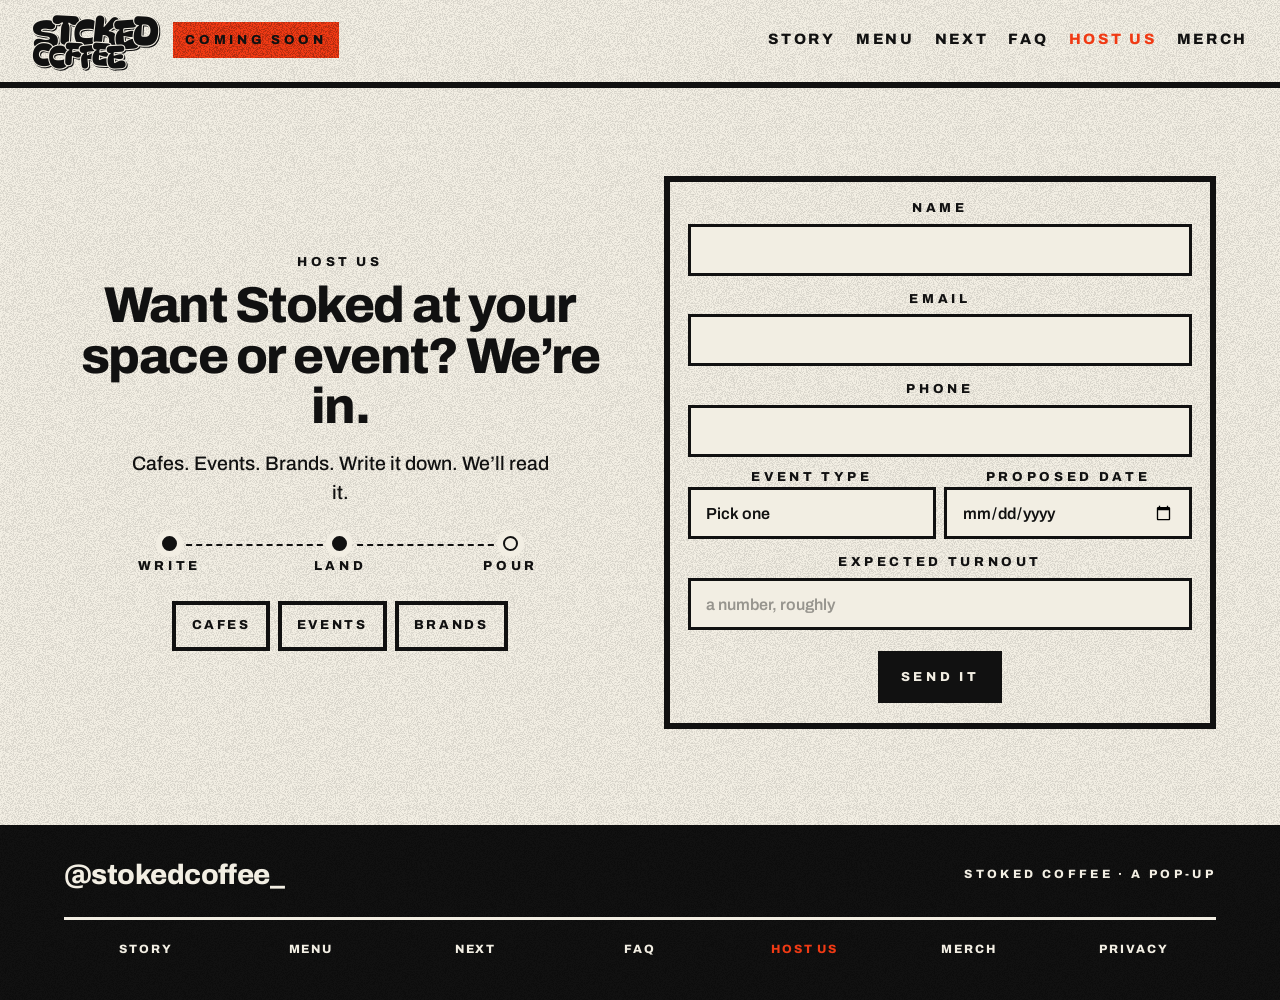
<file: host.html>
<!DOCTYPE html>
<html lang="en">
<head>
  <meta charset="utf-8">
  <meta name="viewport" content="width=device-width, initial-scale=1">
  <meta name="theme-color" content="#111111">
  <meta name="description" content="Want Stoked at your space or event? We’re in.">
  <title>STOKED COFFEE — Host us</title>
  <link rel="canonical" href="https://stokedcoffee.vercel.app/host.html">
  <meta property="og:type" content="website">
  <meta property="og:site_name" content="STOKED COFFEE">
  <meta property="og:title" content="STOKED COFFEE — Host us">
  <meta property="og:description" content="Want Stoked at your space or event? We’re in.">
  <meta property="og:url" content="https://stokedcoffee.vercel.app/host.html">
  <meta property="og:image" content="https://stokedcoffee.vercel.app/og.png">
  <meta property="og:image:type" content="image/png">
  <meta property="og:image:width" content="1200">
  <meta property="og:image:height" content="630">
  <meta property="og:image:alt" content="STOKED COFFEE — Coming Soon">
  <meta name="twitter:card" content="summary_large_image">
  <meta name="twitter:title" content="STOKED COFFEE — Host us">
  <meta name="twitter:description" content="Want Stoked at your space or event? We’re in.">
  <meta name="twitter:image" content="https://stokedcoffee.vercel.app/og.png">
  <link rel="preconnect" href="https://fonts.googleapis.com">
  <link rel="preconnect" href="https://fonts.gstatic.com" crossorigin>
  <link href="https://fonts.googleapis.com/css2?family=Archivo:wght@500;600;800&family=Bagel+Fat+One&display=swap" rel="stylesheet">
  <link rel="icon" href="data:image/svg+xml,%3Csvg xmlns='http://www.w3.org/2000/svg' viewBox='0 0 32 32'%3E%3Crect width='32' height='32' fill='%23F03A14'/%3E%3Ctext x='16' y='23' text-anchor='middle' font-size='18' font-family='Arial Black,sans-serif' fill='%23111111'%3ES%3C/text%3E%3C/svg%3E">
  <link rel="stylesheet" href="styles.css">
</head>
<body>
  <header class="topbar grain-paper">
    <div class="brand-cluster">
      <a class="mark" href="index.html" aria-label="Stoked Coffee">
        <span class="wordmark">
          <span class="wordmark-line wordmark-stoked" aria-hidden="true">
            <span class="letter" style="--r:-7deg;--y:0.06em;--kick:11deg">S</span>
            <span class="letter" style="--r:3deg;--y:-0.05em;--kick:-10deg">T</span>
            <span class="letter" style="--r:-2deg;--y:0.04em;--kick:8deg">O</span>
            <span class="letter" style="--r:6deg;--y:-0.04em;--kick:-12deg">K</span>
            <span class="letter" style="--r:-4deg;--y:0.05em;--kick:10deg">E</span>
            <span class="letter" style="--r:3deg;--y:-0.03em;--kick:-9deg">D</span>
          </span>
          <span class="wordmark-line wordmark-coffee" aria-hidden="true">
            <span class="letter" style="--r:5deg;--y:-0.04em;--kick:-11deg">C</span>
            <span class="letter" style="--r:-3deg;--y:0.04em;--kick:9deg">O</span>
            <span class="letter" style="--r:3deg;--y:-0.04em;--kick:-8deg">F</span>
            <span class="letter" style="--r:-6deg;--y:0.03em;--kick:12deg">F</span>
            <span class="letter" style="--r:4deg;--y:-0.04em;--kick:-10deg">E</span>
            <span class="letter" style="--r:-3deg;--y:0.04em;--kick:8deg">E</span>
          </span>
        </span>
      </a>
        <p class="label chip">Coming soon</p>
    </div>
    <nav class="site-nav" aria-label="Primary">
        <a href="story.html">Story</a>
        <a href="menu.html">Menu</a>
        <a href="next.html">Next</a>
        <a href="faq.html">FAQ</a>
        <a href="host.html" aria-current="page">Host us</a>
        <a href="merch.html">Merch</a>
    </nav>
  </header>
  <main class="page grain-paper">
    <div class="page-inner wide host-page">
      <div class="host-intro">
        <div class="host-copy">
          <p class="label">Host us</p>
          <h1>Want Stoked at your space or event? We’re in.</h1>
          <p>Cafes. Events. Brands. Write it down. We’ll read it.</p>
        </div>
        <ol class="route" aria-label="How hosting goes">
          <li class="route-stop" data-on="true">
            <span class="route-dot" aria-hidden="true"></span>
            <span class="label">Write</span>
          </li>
          <li class="route-stop" data-on="true">
            <span class="route-dot" aria-hidden="true"></span>
            <span class="label">Land</span>
          </li>
          <li class="route-stop" data-on="false">
            <span class="route-dot" aria-hidden="true"></span>
            <span class="label">Pour</span>
          </li>
        </ol>
        <ul class="host-kinds">
          <li>Cafes</li>
          <li>Events</li>
          <li>Brands</li>
        </ul>
      </div>
      <div class="host-panel">
        <form class="form-stack host-form" id="host-form" data-on="true">
          <label class="label" for="host-name">Name</label>
          <input class="ink-field" id="host-name" name="name" type="text" autocomplete="name" required>
          <label class="label" for="host-email">Email</label>
          <input class="ink-field" id="host-email" name="email" type="email" autocomplete="email" required>
          <label class="label" for="host-phone">Phone</label>
          <input class="ink-field" id="host-phone" name="phone" type="tel" autocomplete="tel" inputmode="tel">
          <div class="host-pair">
            <div>
              <label class="label" for="host-type">Event type</label>
              <select class="ink-field" id="host-type" name="type" required>
                <option value="" disabled selected>Pick one</option>
                <option>Cafe</option>
                <option>Event</option>
                <option>Brand</option>
                <option>Other</option>
              </select>
            </div>
            <div>
              <label class="label" for="host-date">Proposed date</label>
              <input class="ink-field" id="host-date" name="date" type="date">
            </div>
          </div>
          <label class="label" for="host-turnout">Expected turnout</label>
          <input class="ink-field" id="host-turnout" name="turnout" type="text" inputmode="numeric" placeholder="a number, roughly">
          <button class="ink-btn" type="submit">Send it</button>
        </form>
        <div class="confirm" id="host-confirm" data-on="false" role="status">
          <p>Got it. We’ll write back.</p>
        </div>
      </div>
    </div>
  </main>
  <script>
    (function () {
      var form = document.getElementById("host-form");
      var confirm = document.getElementById("host-confirm");
      var date = document.getElementById("host-date");
      var KEY = "stoked-host";
      var today = new Date();
      var month = String(today.getMonth() + 1).padStart(2, "0");
      var day = String(today.getDate()).padStart(2, "0");
      date.min = today.getFullYear() + "-" + month + "-" + day;
      date.addEventListener("click", function () {
        try { if (date.showPicker) date.showPicker(); } catch (err) {}
      });
      function showDone() {
        form.setAttribute("data-on", "false");
        confirm.setAttribute("data-on", "true");
      }
      try { if (window.localStorage.getItem(KEY)) showDone(); } catch (e) {}
      form.addEventListener("submit", function (e) {
        e.preventDefault();
        if (!form.checkValidity()) { form.reportValidity(); return; }
        var payload = {
          name: document.getElementById("host-name").value.trim(),
          email: document.getElementById("host-email").value.trim(),
          phone: document.getElementById("host-phone").value.trim(),
          type: document.getElementById("host-type").value,
          date: document.getElementById("host-date").value,
          turnout: document.getElementById("host-turnout").value.trim()
        };
        try { window.localStorage.setItem(KEY, JSON.stringify(payload)); } catch (err) {}
        showDone();
      });
    })();
  </script>
  <footer class="site-footer grain-ink">
    <div class="foot-brand">
      <a class="ig" href="https://instagram.com/stokedcoffee_" rel="noopener noreferrer">@stokedcoffee_</a>
      <p class="credit">Stoked Coffee · a pop-up</p>
    </div>
    <nav class="foot-nav" aria-label="Site">
      <a href="story.html">Story</a>
      <a href="menu.html">Menu</a>
      <a href="next.html">Next</a>
      <a href="faq.html">FAQ</a>
      <a href="host.html" aria-current="page">Host us</a>
      <a href="merch.html">Merch</a>
      <a href="privacy.html">Privacy</a>
    </nav>
  </footer>
</body>
</html>
</file>
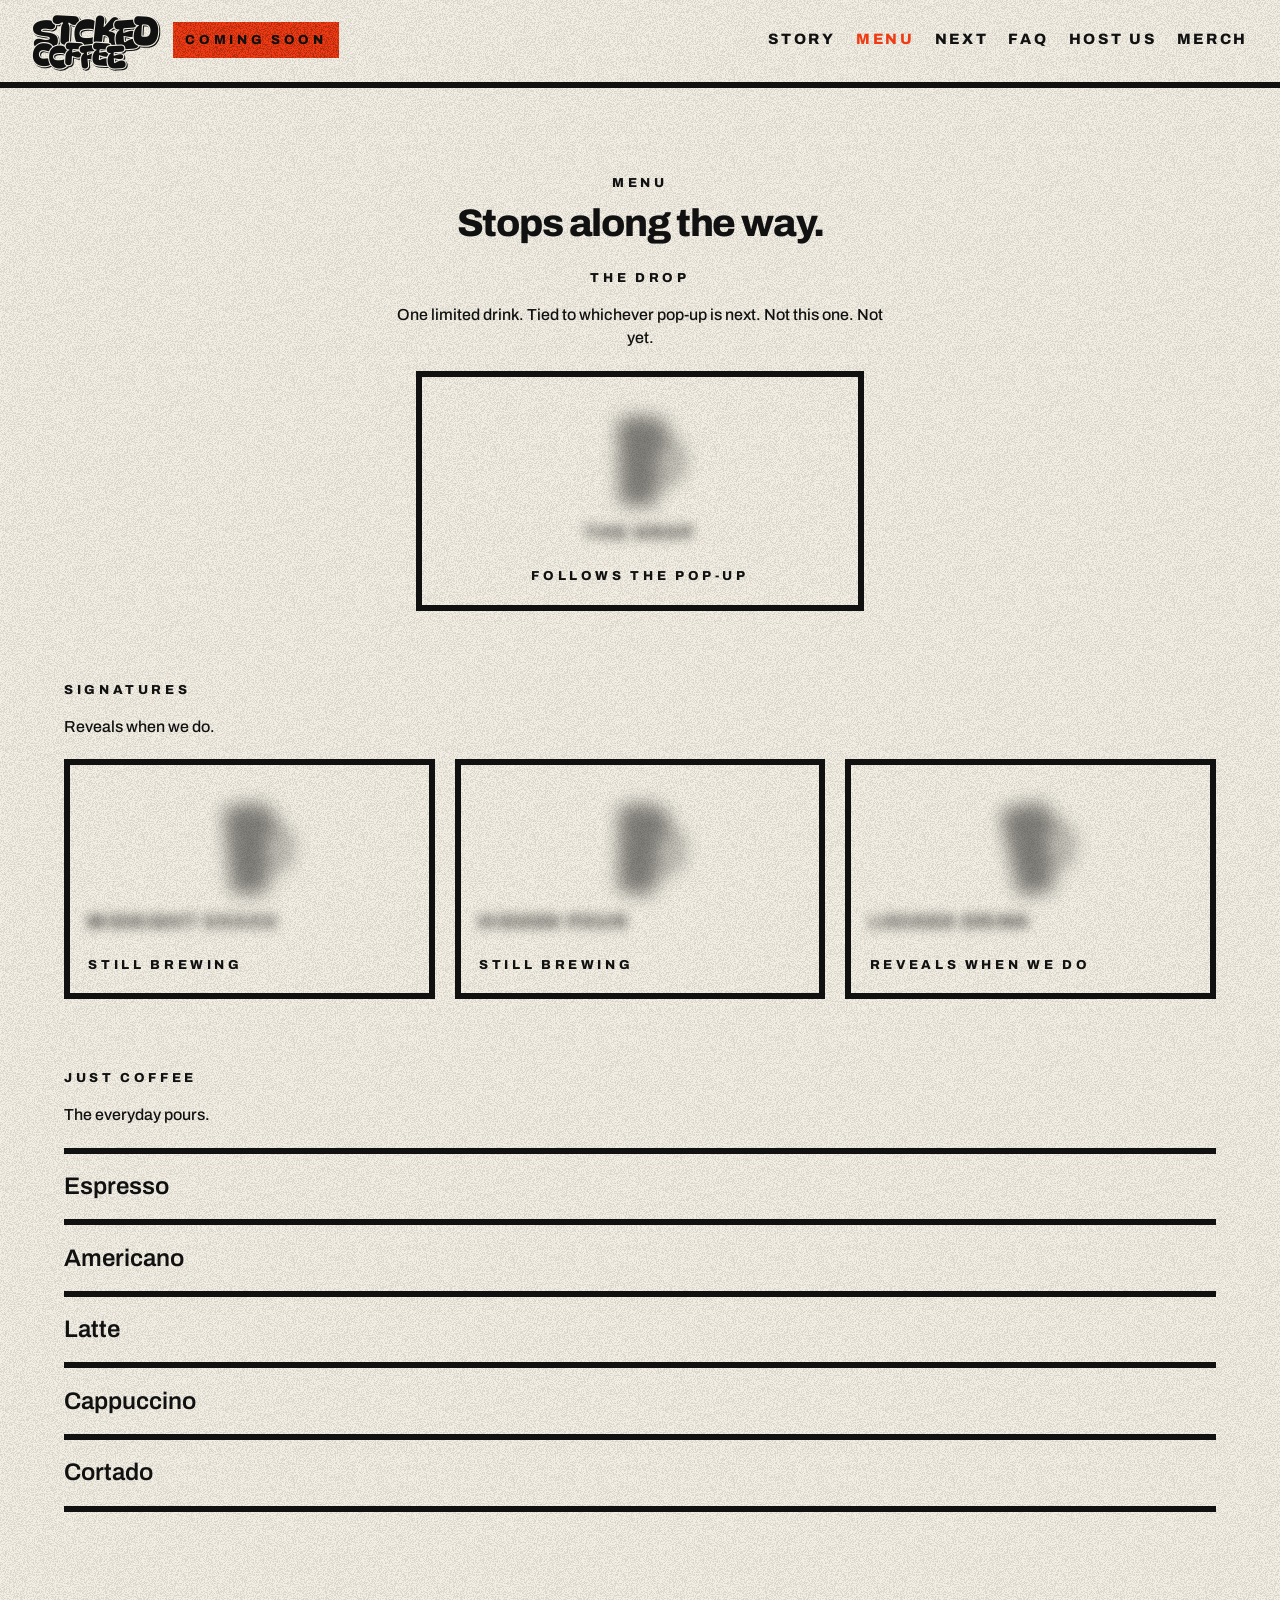
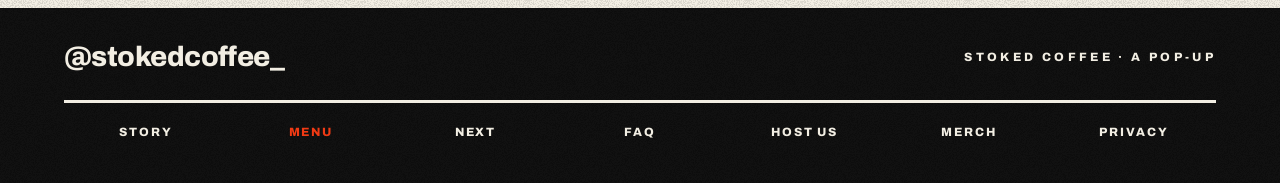
<file: menu.html>
<!DOCTYPE html>
<html lang="en">
<head>
  <meta charset="utf-8">
  <meta name="viewport" content="width=device-width, initial-scale=1">
  <meta name="theme-color" content="#111111">
  <meta name="description" content="Signatures stay covered until a partner is set. Just coffee, listed plain. The drop follows the pop-up.">
  <title>STOKED COFFEE — Stops along the way</title>
  <link rel="canonical" href="https://stokedcoffee.vercel.app/menu.html">
  <meta property="og:type" content="website">
  <meta property="og:site_name" content="STOKED COFFEE">
  <meta property="og:title" content="STOKED COFFEE — Stops along the way">
  <meta property="og:description" content="Signatures stay covered until a partner is set. Just coffee, listed plain. The drop follows the pop-up.">
  <meta property="og:url" content="https://stokedcoffee.vercel.app/menu.html">
  <meta property="og:image" content="https://stokedcoffee.vercel.app/og.png">
  <meta property="og:image:type" content="image/png">
  <meta property="og:image:width" content="1200">
  <meta property="og:image:height" content="630">
  <meta property="og:image:alt" content="STOKED COFFEE — Coming Soon">
  <meta name="twitter:card" content="summary_large_image">
  <meta name="twitter:title" content="STOKED COFFEE — Stops along the way">
  <meta name="twitter:description" content="Signatures stay covered until a partner is set. Just coffee, listed plain. The drop follows the pop-up.">
  <meta name="twitter:image" content="https://stokedcoffee.vercel.app/og.png">
  <link rel="preconnect" href="https://fonts.googleapis.com">
  <link rel="preconnect" href="https://fonts.gstatic.com" crossorigin>
  <link href="https://fonts.googleapis.com/css2?family=Archivo:wght@500;600;800&family=Bagel+Fat+One&display=swap" rel="stylesheet">
  <link rel="icon" href="data:image/svg+xml,%3Csvg xmlns='http://www.w3.org/2000/svg' viewBox='0 0 32 32'%3E%3Crect width='32' height='32' fill='%23F03A14'/%3E%3Ctext x='16' y='23' text-anchor='middle' font-size='18' font-family='Arial Black,sans-serif' fill='%23111111'%3ES%3C/text%3E%3C/svg%3E">
  <link rel="stylesheet" href="styles.css">
</head>
<body>
  <header class="topbar grain-paper">
    <div class="brand-cluster">
      <a class="mark" href="index.html" aria-label="Stoked Coffee">
        <span class="wordmark">
          <span class="wordmark-line wordmark-stoked" aria-hidden="true">
            <span class="letter" style="--r:-7deg;--y:0.06em;--kick:11deg">S</span>
            <span class="letter" style="--r:3deg;--y:-0.05em;--kick:-10deg">T</span>
            <span class="letter" style="--r:-2deg;--y:0.04em;--kick:8deg">O</span>
            <span class="letter" style="--r:6deg;--y:-0.04em;--kick:-12deg">K</span>
            <span class="letter" style="--r:-4deg;--y:0.05em;--kick:10deg">E</span>
            <span class="letter" style="--r:3deg;--y:-0.03em;--kick:-9deg">D</span>
          </span>
          <span class="wordmark-line wordmark-coffee" aria-hidden="true">
            <span class="letter" style="--r:5deg;--y:-0.04em;--kick:-11deg">C</span>
            <span class="letter" style="--r:-3deg;--y:0.04em;--kick:9deg">O</span>
            <span class="letter" style="--r:3deg;--y:-0.04em;--kick:-8deg">F</span>
            <span class="letter" style="--r:-6deg;--y:0.03em;--kick:12deg">F</span>
            <span class="letter" style="--r:4deg;--y:-0.04em;--kick:-10deg">E</span>
            <span class="letter" style="--r:-3deg;--y:0.04em;--kick:8deg">E</span>
          </span>
        </span>
      </a>
        <p class="label chip">Coming soon</p>
    </div>
    <nav class="site-nav" aria-label="Primary">
        <a href="story.html">Story</a>
        <a href="menu.html" aria-current="page">Menu</a>
        <a href="next.html">Next</a>
        <a href="faq.html">FAQ</a>
        <a href="host.html">Host us</a>
        <a href="merch.html">Merch</a>
    </nav>
  </header>
  <main class="page grain-paper">
    <div class="page-inner wide">
      <p class="label">Menu</p>
      <h1>Stops along the way.</h1>

      <section class="drop-lead">
        <p class="label">The drop</p>
        <p>One limited drink. Tied to whichever pop-up is next. Not this one. Not yet.</p>
        <article class="locked drop-card grain-paper">
          <div class="silhouette" style="transform:translateX(-50%) rotate(4deg)">          <svg viewBox="0 0 80 120" fill="#111111" aria-hidden="true">
            <ellipse cx="40" cy="26" rx="22" ry="8"/>
            <path d="M18 26 h44 l-7 70 h-30 z"/>
            <path d="M62 38 c16 6 16 30 0 36" fill="none" stroke="#111111" stroke-width="7" stroke-linecap="round"/>
          </svg></div>
          <p class="redact" aria-hidden="true">THE DROP</p>
          <p class="label">Follows the pop-up</p>
        </article>
      </section>

      <section class="band-gap">
        <p class="label">Signatures</p>
        <p>Reveals when we do.</p>
        <div class="menu-grid">
          <article class="locked grain-paper">
            <div class="silhouette">          <svg viewBox="0 0 80 120" fill="#111111" aria-hidden="true">
            <ellipse cx="40" cy="26" rx="22" ry="8"/>
            <path d="M18 26 h44 l-7 70 h-30 z"/>
            <path d="M62 38 c16 6 16 30 0 36" fill="none" stroke="#111111" stroke-width="7" stroke-linecap="round"/>
          </svg></div>
            <p class="redact" aria-hidden="true">MIDNIGHT XXXXX</p>
            <p class="label">Still brewing</p>
          </article>
          <article class="locked grain-paper">
            <div class="silhouette" style="transform:translateX(-50%) rotate(6deg)">          <svg viewBox="0 0 80 120" fill="#111111" aria-hidden="true">
            <ellipse cx="40" cy="26" rx="22" ry="8"/>
            <path d="M18 26 h44 l-7 70 h-30 z"/>
            <path d="M62 38 c16 6 16 30 0 36" fill="none" stroke="#111111" stroke-width="7" stroke-linecap="round"/>
          </svg></div>
            <p class="redact" aria-hidden="true">HIDDEN POUR</p>
            <p class="label">Still brewing</p>
          </article>
          <article class="locked grain-paper">
            <div class="silhouette" style="transform:translateX(-50%) rotate(-7deg)">          <svg viewBox="0 0 80 120" fill="#111111" aria-hidden="true">
            <ellipse cx="40" cy="26" rx="22" ry="8"/>
            <path d="M18 26 h44 l-7 70 h-30 z"/>
            <path d="M62 38 c16 6 16 30 0 36" fill="none" stroke="#111111" stroke-width="7" stroke-linecap="round"/>
          </svg></div>
            <p class="redact" aria-hidden="true">LOCKED DRINK</p>
            <p class="label">Reveals when we do</p>
          </article>
        </div>
      </section>

      <section class="band-gap">
        <p class="label">Just coffee</p>
        <p>The everyday pours.</p>
        <ul class="plain-menu">
          <li>Espresso</li>
          <li>Americano</li>
          <li>Latte</li>
          <li>Cappuccino</li>
          <li>Cortado</li>
        </ul>
      </section>
    </div>
  </main>
  <footer class="site-footer grain-ink">
    <div class="foot-brand">
      <a class="ig" href="https://instagram.com/stokedcoffee_" rel="noopener noreferrer">@stokedcoffee_</a>
      <p class="credit">Stoked Coffee · a pop-up</p>
    </div>
    <nav class="foot-nav" aria-label="Site">
      <a href="story.html">Story</a>
      <a href="menu.html" aria-current="page">Menu</a>
      <a href="next.html">Next</a>
      <a href="faq.html">FAQ</a>
      <a href="host.html">Host us</a>
      <a href="merch.html">Merch</a>
      <a href="privacy.html">Privacy</a>
    </nav>
  </footer>
</body>
</html>
</file>
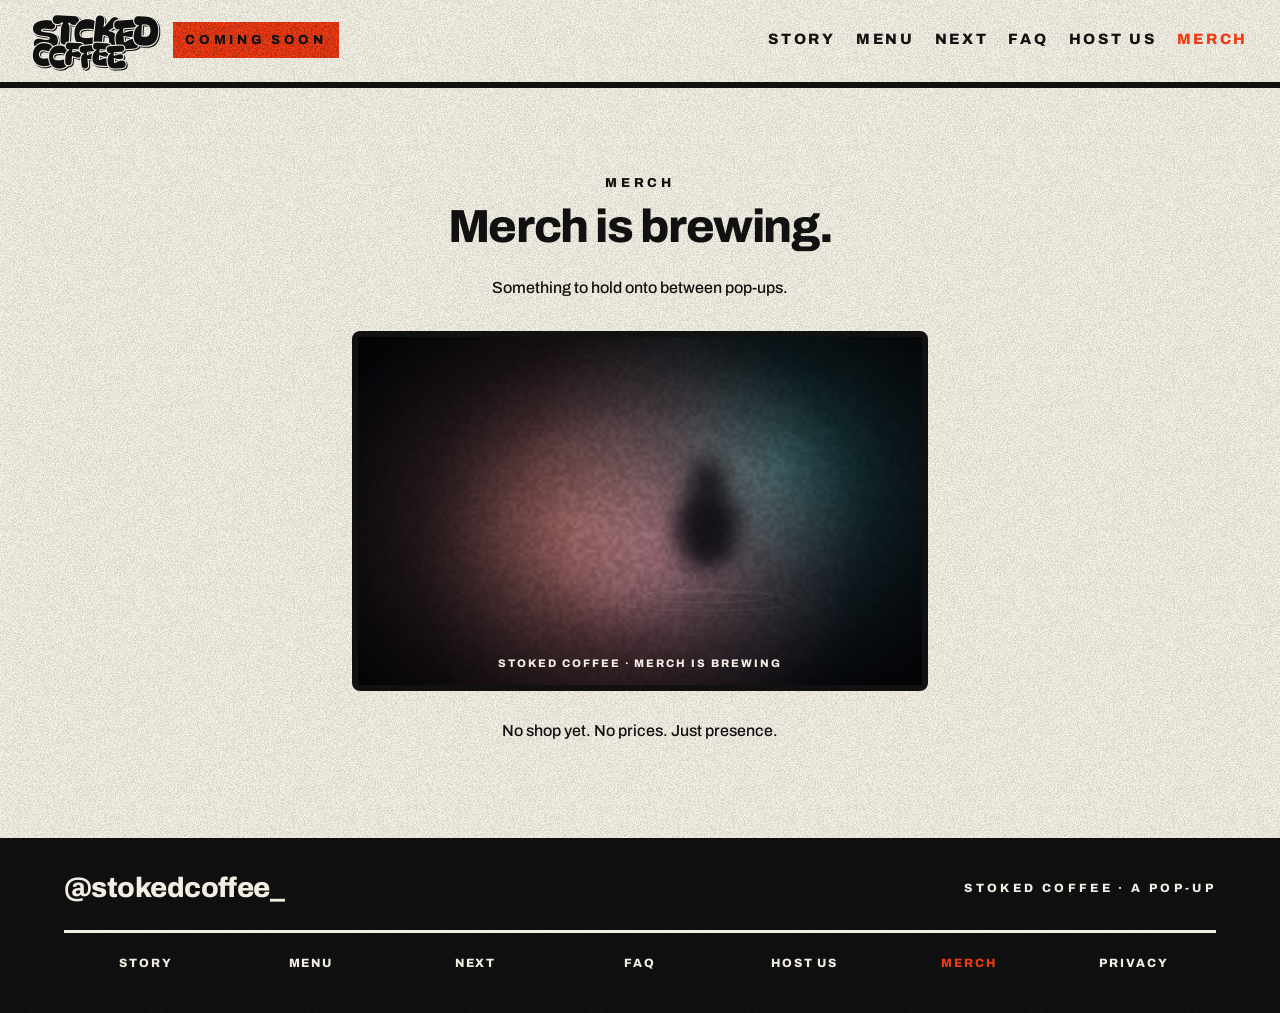
<file: merch.html>
<!DOCTYPE html>
<html lang="en">
<head>
  <meta charset="utf-8">
  <meta name="viewport" content="width=device-width, initial-scale=1">
  <meta name="theme-color" content="#111111">
  <meta name="description" content="Merch is brewing. Something to hold onto between pop-ups.">
  <title>STOKED COFFEE — Merch</title>
  <link rel="canonical" href="https://stokedcoffee.vercel.app/merch.html">
  <meta property="og:type" content="website">
  <meta property="og:site_name" content="STOKED COFFEE">
  <meta property="og:title" content="STOKED COFFEE — Merch">
  <meta property="og:description" content="Merch is brewing. Something to hold onto between pop-ups.">
  <meta property="og:url" content="https://stokedcoffee.vercel.app/merch.html">
  <meta property="og:image" content="https://stokedcoffee.vercel.app/og.png">
  <meta property="og:image:type" content="image/png">
  <meta property="og:image:width" content="1200">
  <meta property="og:image:height" content="630">
  <meta property="og:image:alt" content="STOKED COFFEE — Coming Soon">
  <meta name="twitter:card" content="summary_large_image">
  <meta name="twitter:title" content="STOKED COFFEE — Merch">
  <meta name="twitter:description" content="Merch is brewing. Something to hold onto between pop-ups.">
  <meta name="twitter:image" content="https://stokedcoffee.vercel.app/og.png">
  <link rel="preconnect" href="https://fonts.googleapis.com">
  <link rel="preconnect" href="https://fonts.gstatic.com" crossorigin>
  <link href="https://fonts.googleapis.com/css2?family=Archivo:wght@500;600;800&family=Bagel+Fat+One&display=swap" rel="stylesheet">
  <link rel="icon" href="data:image/svg+xml,%3Csvg xmlns='http://www.w3.org/2000/svg' viewBox='0 0 32 32'%3E%3Crect width='32' height='32' fill='%23F03A14'/%3E%3Ctext x='16' y='23' text-anchor='middle' font-size='18' font-family='Arial Black,sans-serif' fill='%23111111'%3ES%3C/text%3E%3C/svg%3E">
  <link rel="stylesheet" href="styles.css">
  <style>
    .merch-teaser {
      position: relative;
      width: 100%;
      max-width: 36rem;
      aspect-ratio: 16 / 10;
      margin: 2rem auto 0;
      background: #0a0a12;
      border: 6px solid var(--ink);
      border-radius: 8px;
      overflow: hidden;
    }

    .merch-teaser canvas {
      display: block;
      position: absolute;
      inset: 0;
      width: 100%;
      height: 100%;
    }

    .merch-teaser-grain {
      mix-blend-mode: overlay;
      opacity: 0.38;
      pointer-events: none;
    }

    .merch-teaser-vignette {
      position: absolute;
      inset: 0;
      background: radial-gradient(ellipse at center, transparent 32%, rgba(0, 0, 0, 0.7) 100%);
      pointer-events: none;
    }

    .page-center .merch-teaser-cap {
      position: absolute;
      left: 0.75rem;
      right: 0.75rem;
      bottom: 0.85rem;
      margin: 0;
      max-width: none;
      font-weight: 800;
      font-size: 11px;
      letter-spacing: 0.18em;
      text-transform: uppercase;
      color: var(--paper);
      text-align: center;
      pointer-events: none;
    }
  </style>
</head>
<body>
  <header class="topbar grain-paper">
    <div class="brand-cluster">
      <a class="mark" href="index.html" aria-label="Stoked Coffee">
        <span class="wordmark">
          <span class="wordmark-line wordmark-stoked" aria-hidden="true">
            <span class="letter" style="--r:-7deg;--y:0.06em;--kick:11deg">S</span>
            <span class="letter" style="--r:3deg;--y:-0.05em;--kick:-10deg">T</span>
            <span class="letter" style="--r:-2deg;--y:0.04em;--kick:8deg">O</span>
            <span class="letter" style="--r:6deg;--y:-0.04em;--kick:-12deg">K</span>
            <span class="letter" style="--r:-4deg;--y:0.05em;--kick:10deg">E</span>
            <span class="letter" style="--r:3deg;--y:-0.03em;--kick:-9deg">D</span>
          </span>
          <span class="wordmark-line wordmark-coffee" aria-hidden="true">
            <span class="letter" style="--r:5deg;--y:-0.04em;--kick:-11deg">C</span>
            <span class="letter" style="--r:-3deg;--y:0.04em;--kick:9deg">O</span>
            <span class="letter" style="--r:3deg;--y:-0.04em;--kick:-8deg">F</span>
            <span class="letter" style="--r:-6deg;--y:0.03em;--kick:12deg">F</span>
            <span class="letter" style="--r:4deg;--y:-0.04em;--kick:-10deg">E</span>
            <span class="letter" style="--r:-3deg;--y:0.04em;--kick:8deg">E</span>
          </span>
        </span>
      </a>
        <p class="label chip">Coming soon</p>
    </div>
    <nav class="site-nav" aria-label="Primary">
        <a href="story.html">Story</a>
        <a href="menu.html">Menu</a>
        <a href="next.html">Next</a>
        <a href="faq.html">FAQ</a>
        <a href="host.html">Host us</a>
        <a href="merch.html" aria-current="page">Merch</a>
    </nav>
  </header>
  <main class="page grain-paper">
    <div class="page-inner page-center">
      <p class="label">Merch</p>
      <h1>Merch is brewing.</h1>
      <p>Something to hold onto between pop-ups.</p>
      <div class="merch-teaser" data-merch-teaser aria-hidden="true">
        <canvas class="merch-teaser-scene"></canvas>
        <canvas class="merch-teaser-grain"></canvas>
        <div class="merch-teaser-vignette"></div>
        <p class="merch-teaser-cap">STOKED COFFEE · MERCH IS BREWING</p>
      </div>
      <p class="band-gap">No shop yet. No prices. Just presence.</p>
    </div>
  </main>
  <footer class="site-footer grain-ink">
    <div class="foot-brand">
      <a class="ig" href="https://instagram.com/stokedcoffee_" rel="noopener noreferrer">@stokedcoffee_</a>
      <p class="credit">Stoked Coffee · a pop-up</p>
    </div>
    <nav class="foot-nav" aria-label="Site">
      <a href="story.html">Story</a>
      <a href="menu.html">Menu</a>
      <a href="next.html">Next</a>
      <a href="faq.html">FAQ</a>
      <a href="host.html">Host us</a>
      <a href="merch.html" aria-current="page">Merch</a>
      <a href="privacy.html">Privacy</a>
    </nav>
  </footer>
  <script src="merch-teaser.js"></script>
</body>
</html>
</file>
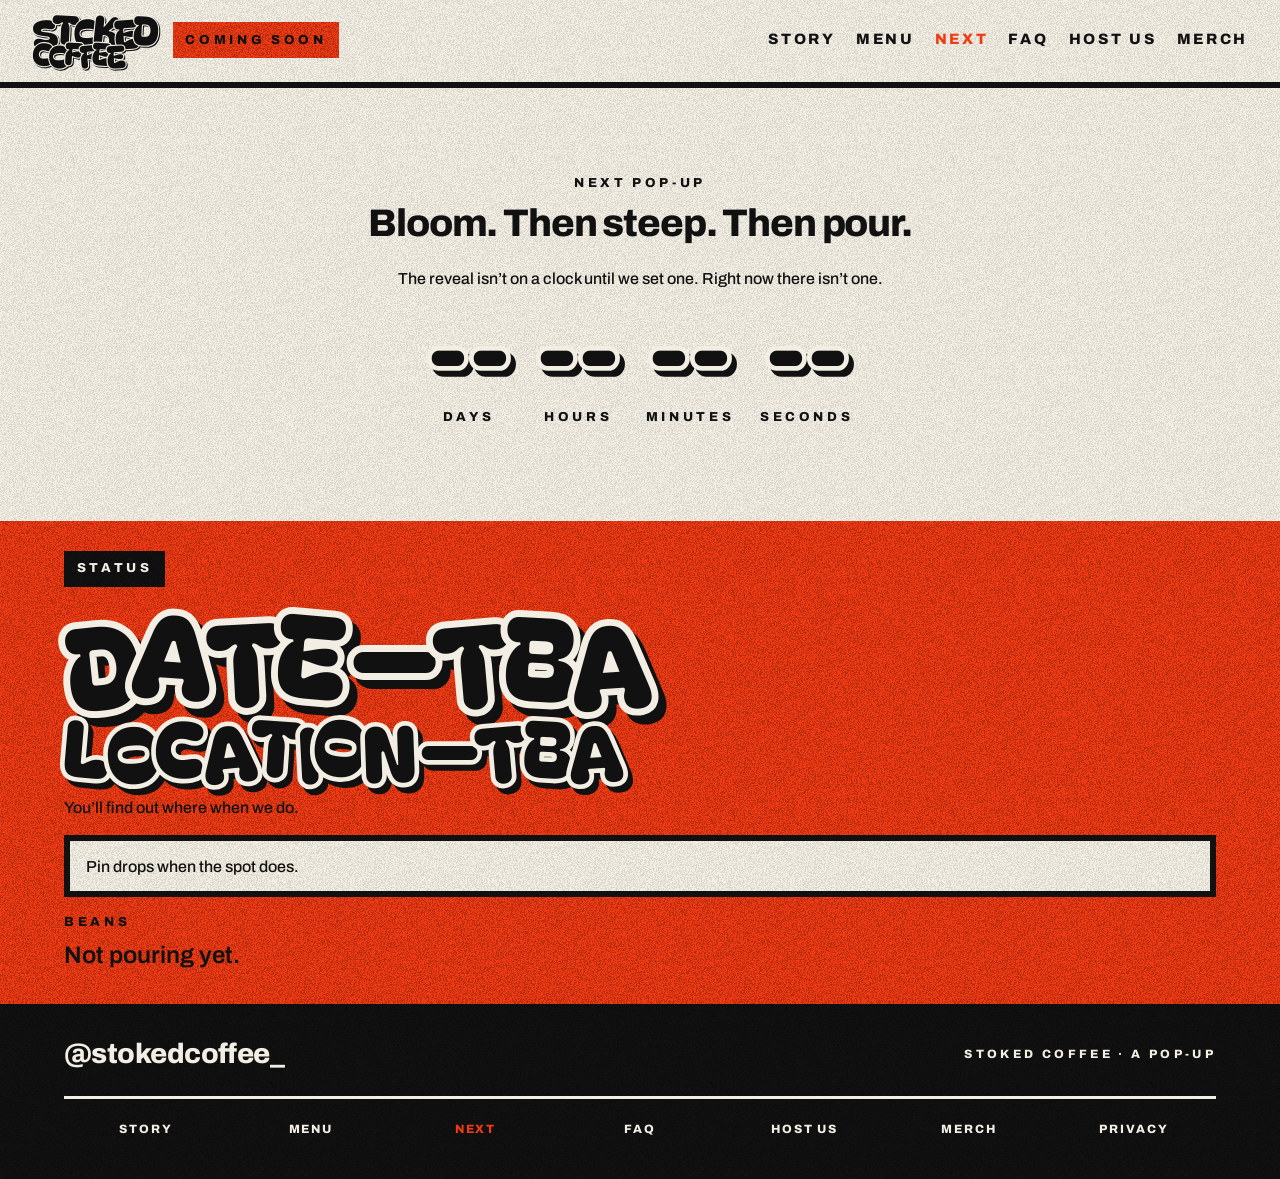
<file: next.html>
<!DOCTYPE html>
<html lang="en">
<head>
  <meta charset="utf-8">
  <meta name="viewport" content="width=device-width, initial-scale=1">
  <meta name="theme-color" content="#111111">
  <meta name="description" content="Date — TBA. Location — TBA. You’ll find out where when we do.">
  <title>STOKED COFFEE — Next pop-up</title>
  <link rel="canonical" href="https://stokedcoffee.vercel.app/next.html">
  <meta property="og:type" content="website">
  <meta property="og:site_name" content="STOKED COFFEE">
  <meta property="og:title" content="STOKED COFFEE — Next pop-up">
  <meta property="og:description" content="Date — TBA. Location — TBA. You’ll find out where when we do.">
  <meta property="og:url" content="https://stokedcoffee.vercel.app/next.html">
  <meta property="og:image" content="https://stokedcoffee.vercel.app/og.png">
  <meta property="og:image:type" content="image/png">
  <meta property="og:image:width" content="1200">
  <meta property="og:image:height" content="630">
  <meta property="og:image:alt" content="STOKED COFFEE — Coming Soon">
  <meta name="twitter:card" content="summary_large_image">
  <meta name="twitter:title" content="STOKED COFFEE — Next pop-up">
  <meta name="twitter:description" content="Date — TBA. Location — TBA. You’ll find out where when we do.">
  <meta name="twitter:image" content="https://stokedcoffee.vercel.app/og.png">
  <link rel="preconnect" href="https://fonts.googleapis.com">
  <link rel="preconnect" href="https://fonts.gstatic.com" crossorigin>
  <link href="https://fonts.googleapis.com/css2?family=Archivo:wght@500;600;800&family=Bagel+Fat+One&display=swap" rel="stylesheet">
  <link rel="icon" href="data:image/svg+xml,%3Csvg xmlns='http://www.w3.org/2000/svg' viewBox='0 0 32 32'%3E%3Crect width='32' height='32' fill='%23F03A14'/%3E%3Ctext x='16' y='23' text-anchor='middle' font-size='18' font-family='Arial Black,sans-serif' fill='%23111111'%3ES%3C/text%3E%3C/svg%3E">
  <link rel="stylesheet" href="styles.css">
</head>
<body>
  <header class="topbar grain-paper">
    <div class="brand-cluster">
      <a class="mark" href="index.html" aria-label="Stoked Coffee">
        <span class="wordmark">
          <span class="wordmark-line wordmark-stoked" aria-hidden="true">
            <span class="letter" style="--r:-7deg;--y:0.06em;--kick:11deg">S</span>
            <span class="letter" style="--r:3deg;--y:-0.05em;--kick:-10deg">T</span>
            <span class="letter" style="--r:-2deg;--y:0.04em;--kick:8deg">O</span>
            <span class="letter" style="--r:6deg;--y:-0.04em;--kick:-12deg">K</span>
            <span class="letter" style="--r:-4deg;--y:0.05em;--kick:10deg">E</span>
            <span class="letter" style="--r:3deg;--y:-0.03em;--kick:-9deg">D</span>
          </span>
          <span class="wordmark-line wordmark-coffee" aria-hidden="true">
            <span class="letter" style="--r:5deg;--y:-0.04em;--kick:-11deg">C</span>
            <span class="letter" style="--r:-3deg;--y:0.04em;--kick:9deg">O</span>
            <span class="letter" style="--r:3deg;--y:-0.04em;--kick:-8deg">F</span>
            <span class="letter" style="--r:-6deg;--y:0.03em;--kick:12deg">F</span>
            <span class="letter" style="--r:4deg;--y:-0.04em;--kick:-10deg">E</span>
            <span class="letter" style="--r:-3deg;--y:0.04em;--kick:8deg">E</span>
          </span>
        </span>
      </a>
        <p class="label chip">Coming soon</p>
    </div>
    <nav class="site-nav" aria-label="Primary">
        <a href="story.html">Story</a>
        <a href="menu.html">Menu</a>
        <a href="next.html" aria-current="page">Next</a>
        <a href="faq.html">FAQ</a>
        <a href="host.html">Host us</a>
        <a href="merch.html">Merch</a>
    </nav>
  </header>
  <main>
    <section class="page grain-paper">
      <div class="page-inner next-lead">
        <p class="label">Next pop-up</p>
        <h1>Bloom. Then steep. Then pour.</h1>
        <p>The reveal isn’t on a clock until we set one. Right now there isn’t one.</p>
        <div class="clock" id="reveal-clock" data-reveal="" aria-label="Time until the next reveal">
          <div class="clock-cell">
            <p class="clock-num" data-u="d">--</p>
            <p class="label">Days</p>
          </div>
          <div class="clock-cell">
            <p class="clock-num" data-u="h">--</p>
            <p class="label">Hours</p>
          </div>
          <div class="clock-cell">
            <p class="clock-num" data-u="m">--</p>
            <p class="label">Minutes</p>
          </div>
          <div class="clock-cell">
            <p class="clock-num" data-u="s">--</p>
            <p class="label">Seconds</p>
          </div>
        </div>
      </div>
    </section>

    <section class="popup popup-hot grain-vermilion">
      <div class="popup-inner">
        <p class="label chip popup-kicker">Status</p>
        <div class="poster-stack">
          <div class="poster-line">
            <p class="throwup" aria-label="Date to be announced">
              <span class="letter" style="transform:rotate(-6deg) translateY(0.05em)">D</span>
              <span class="letter" style="transform:rotate(4deg) translateY(-0.04em)">A</span>
              <span class="letter" style="transform:rotate(-3deg) translateY(0.03em)">T</span>
              <span class="letter" style="transform:rotate(5deg) translateY(-0.05em)">E</span>
              <span class="letter throwup-dash">—</span>
              <span class="letter" style="transform:rotate(-5deg) translateY(0.04em)">T</span>
              <span class="letter" style="transform:rotate(3deg) translateY(-0.03em)">B</span>
              <span class="letter" style="transform:rotate(-4deg) translateY(0.05em)">A</span>
            </p>
          </div>
          <div class="poster-line">
            <p class="throwup throwup-wide" aria-label="Location to be announced">
              <span class="letter" style="transform:rotate(5deg) translateY(-0.04em)">L</span>
              <span class="letter" style="transform:rotate(-4deg) translateY(0.04em)">O</span>
              <span class="letter" style="transform:rotate(3deg) translateY(-0.03em)">C</span>
              <span class="letter" style="transform:rotate(-6deg) translateY(0.03em)">A</span>
              <span class="letter" style="transform:rotate(4deg) translateY(-0.04em)">T</span>
              <span class="letter" style="transform:rotate(-3deg) translateY(0.04em)">I</span>
              <span class="letter" style="transform:rotate(6deg) translateY(-0.05em)">O</span>
              <span class="letter" style="transform:rotate(-2deg) translateY(0.03em)">N</span>
              <span class="letter throwup-dash">—</span>
              <span class="letter" style="transform:rotate(-5deg) translateY(0.04em)">T</span>
              <span class="letter" style="transform:rotate(3deg) translateY(-0.04em)">B</span>
              <span class="letter" style="transform:rotate(-4deg) translateY(0.03em)">A</span>
            </p>
          </div>
        </div>
        <p class="popup-note">You’ll find out where when we do.</p>
        <div class="map-slot" data-pin="" aria-label="Map">
          <p class="map-wait">Pin drops when the spot does.</p>
          <iframe title="Pop-up map" loading="lazy" referrerpolicy="no-referrer-when-downgrade" src=""></iframe>
        </div>
        <div class="beans" data-state="idle">
          <p class="label">Beans</p>
          <p>Not pouring yet.</p>
        </div>
      </div>
    </section>
  </main>
  <script>
    (function () {
      var root = document.getElementById("reveal-clock");
      if (!root) return;
      var when = (root.getAttribute("data-reveal") || "").trim();
      var dEl = root.querySelector("[data-u=d]");
      var hEl = root.querySelector("[data-u=h]");
      var mEl = root.querySelector("[data-u=m]");
      var sEl = root.querySelector("[data-u=s]");
      function pad(n) { return n < 10 ? "0" + n : String(n); }
      function paint(d, h, m, s) {
        dEl.textContent = d;
        hEl.textContent = h;
        mEl.textContent = m;
        sEl.textContent = s;
      }
      if (!when) {
        paint("--", "--", "--", "--");
        return;
      }
      function tick() {
        var t = new Date(when).getTime() - Date.now();
        if (isNaN(t) || t <= 0) { paint("00", "00", "00", "00"); return; }
        var s = Math.floor(t / 1000);
        var d = Math.floor(s / 86400); s -= d * 86400;
        var h = Math.floor(s / 3600); s -= h * 3600;
        var m = Math.floor(s / 60); s -= m * 60;
        paint(pad(d), pad(h), pad(m), pad(s));
      }
      tick();
      setInterval(tick, 1000);
    })();
    (function () {
      var slot = document.querySelector(".map-slot");
      if (!slot) return;
      var pin = (slot.getAttribute("data-pin") || "").trim();
      var frame = slot.querySelector("iframe");
      if (pin && frame) frame.src = pin;
    })();
  </script>
  <footer class="site-footer grain-ink">
    <div class="foot-brand">
      <a class="ig" href="https://instagram.com/stokedcoffee_" rel="noopener noreferrer">@stokedcoffee_</a>
      <p class="credit">Stoked Coffee · a pop-up</p>
    </div>
    <nav class="foot-nav" aria-label="Site">
      <a href="story.html">Story</a>
      <a href="menu.html">Menu</a>
      <a href="next.html" aria-current="page">Next</a>
      <a href="faq.html">FAQ</a>
      <a href="host.html">Host us</a>
      <a href="merch.html">Merch</a>
      <a href="privacy.html">Privacy</a>
    </nav>
  </footer>
</body>
</html>
</file>
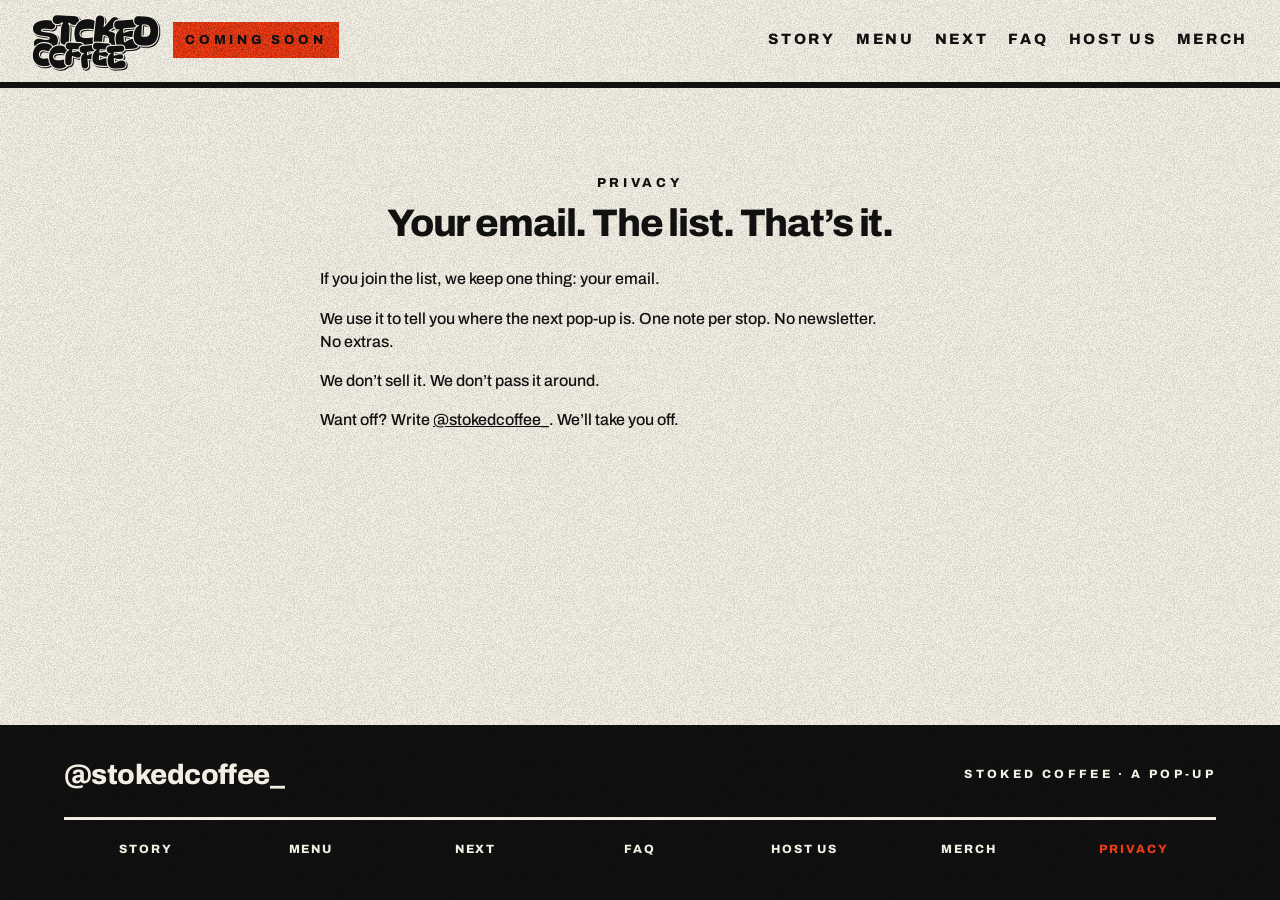
<file: privacy.html>
<!DOCTYPE html>
<html lang="en">
<head>
  <meta charset="utf-8">
  <meta name="viewport" content="width=device-width, initial-scale=1">
  <meta name="theme-color" content="#111111">
  <meta name="description" content="We collect your email to tell you where we set up. Nothing else.">
  <title>STOKED COFFEE — Privacy</title>
  <link rel="canonical" href="https://stokedcoffee.vercel.app/privacy.html">
  <meta property="og:type" content="website">
  <meta property="og:site_name" content="STOKED COFFEE">
  <meta property="og:title" content="STOKED COFFEE — Privacy">
  <meta property="og:description" content="We collect your email to tell you where we set up. Nothing else.">
  <meta property="og:url" content="https://stokedcoffee.vercel.app/privacy.html">
  <meta property="og:image" content="https://stokedcoffee.vercel.app/og.png">
  <meta property="og:image:type" content="image/png">
  <meta property="og:image:width" content="1200">
  <meta property="og:image:height" content="630">
  <meta property="og:image:alt" content="STOKED COFFEE — Coming Soon">
  <meta name="twitter:card" content="summary_large_image">
  <meta name="twitter:title" content="STOKED COFFEE — Privacy">
  <meta name="twitter:description" content="We collect your email to tell you where we set up. Nothing else.">
  <meta name="twitter:image" content="https://stokedcoffee.vercel.app/og.png">
  <link rel="preconnect" href="https://fonts.googleapis.com">
  <link rel="preconnect" href="https://fonts.gstatic.com" crossorigin>
  <link href="https://fonts.googleapis.com/css2?family=Archivo:wght@500;600;800&family=Bagel+Fat+One&display=swap" rel="stylesheet">
  <link rel="icon" href="data:image/svg+xml,%3Csvg xmlns='http://www.w3.org/2000/svg' viewBox='0 0 32 32'%3E%3Crect width='32' height='32' fill='%23F03A14'/%3E%3Ctext x='16' y='23' text-anchor='middle' font-size='18' font-family='Arial Black,sans-serif' fill='%23111111'%3ES%3C/text%3E%3C/svg%3E">
  <link rel="stylesheet" href="styles.css">
</head>
<body>
  <header class="topbar grain-paper">
    <div class="brand-cluster">
      <a class="mark" href="index.html" aria-label="Stoked Coffee">
        <span class="wordmark">
          <span class="wordmark-line wordmark-stoked" aria-hidden="true">
            <span class="letter" style="--r:-7deg;--y:0.06em;--kick:11deg">S</span>
            <span class="letter" style="--r:3deg;--y:-0.05em;--kick:-10deg">T</span>
            <span class="letter" style="--r:-2deg;--y:0.04em;--kick:8deg">O</span>
            <span class="letter" style="--r:6deg;--y:-0.04em;--kick:-12deg">K</span>
            <span class="letter" style="--r:-4deg;--y:0.05em;--kick:10deg">E</span>
            <span class="letter" style="--r:3deg;--y:-0.03em;--kick:-9deg">D</span>
          </span>
          <span class="wordmark-line wordmark-coffee" aria-hidden="true">
            <span class="letter" style="--r:5deg;--y:-0.04em;--kick:-11deg">C</span>
            <span class="letter" style="--r:-3deg;--y:0.04em;--kick:9deg">O</span>
            <span class="letter" style="--r:3deg;--y:-0.04em;--kick:-8deg">F</span>
            <span class="letter" style="--r:-6deg;--y:0.03em;--kick:12deg">F</span>
            <span class="letter" style="--r:4deg;--y:-0.04em;--kick:-10deg">E</span>
            <span class="letter" style="--r:-3deg;--y:0.04em;--kick:8deg">E</span>
          </span>
        </span>
      </a>
        <p class="label chip">Coming soon</p>
    </div>
    <nav class="site-nav" aria-label="Primary">
        <a href="story.html">Story</a>
        <a href="menu.html">Menu</a>
        <a href="next.html">Next</a>
        <a href="faq.html">FAQ</a>
        <a href="host.html">Host us</a>
        <a href="merch.html">Merch</a>
    </nav>
  </header>
  <main class="page grain-paper">
    <div class="page-inner">
      <p class="label">Privacy</p>
      <h1>Your email. The list. That’s it.</h1>
      <p>If you join the list, we keep one thing: your email.</p>
      <p>We use it to tell you where the next pop-up is. One note per stop. No newsletter. No extras.</p>
      <p>We don’t sell it. We don’t pass it around.</p>
      <p>Want off? Write <a href="https://instagram.com/stokedcoffee_" rel="noopener noreferrer">@stokedcoffee_</a>. We’ll take you off.</p>
    </div>
  </main>
  <footer class="site-footer grain-ink">
    <div class="foot-brand">
      <a class="ig" href="https://instagram.com/stokedcoffee_" rel="noopener noreferrer">@stokedcoffee_</a>
      <p class="credit">Stoked Coffee · a pop-up</p>
    </div>
    <nav class="foot-nav" aria-label="Site">
      <a href="story.html">Story</a>
      <a href="menu.html">Menu</a>
      <a href="next.html">Next</a>
      <a href="faq.html">FAQ</a>
      <a href="host.html">Host us</a>
      <a href="merch.html">Merch</a>
      <a href="privacy.html" aria-current="page">Privacy</a>
    </nav>
  </footer>
</body>
</html>
</file>
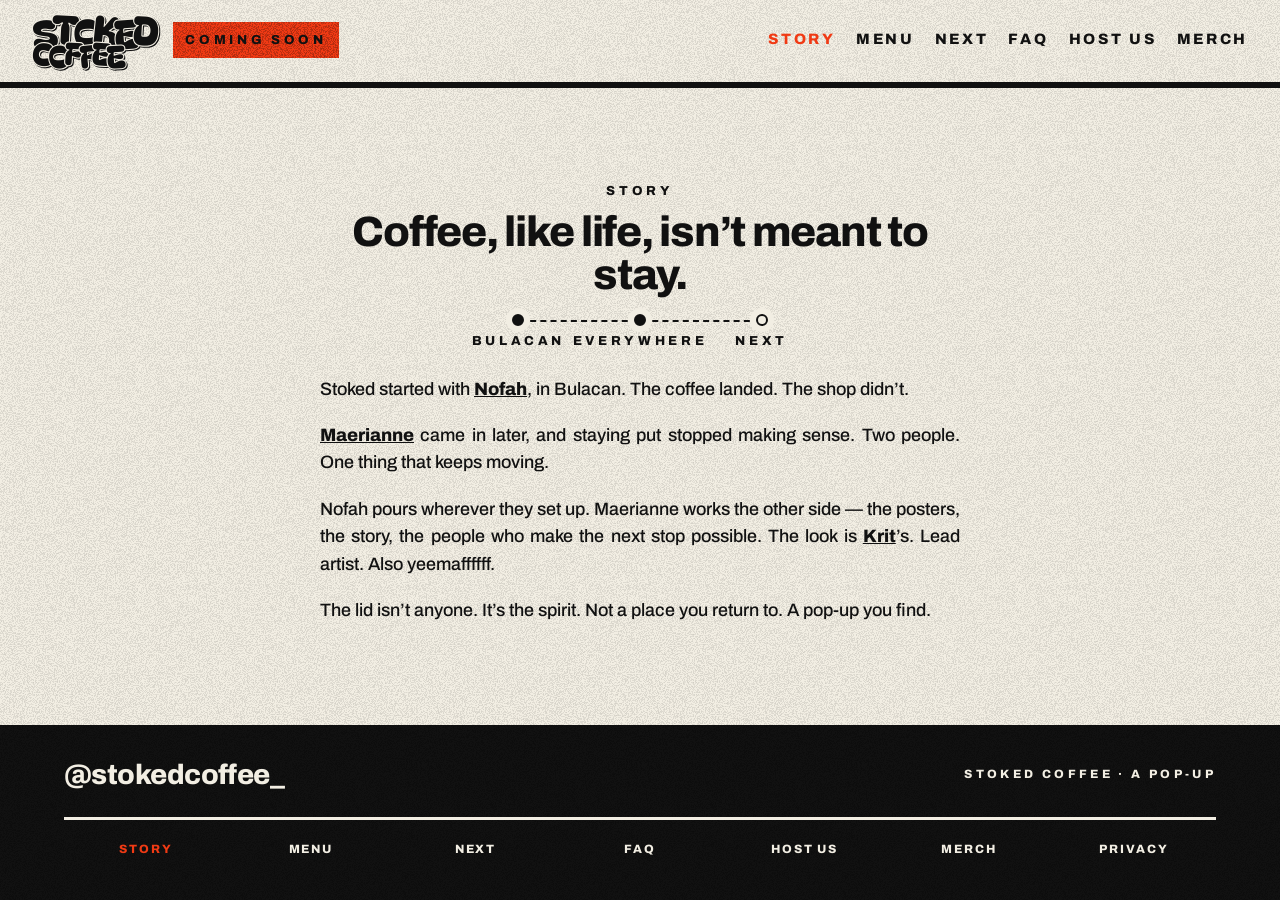
<file: story.html>
<!DOCTYPE html>
<html lang="en">
<head>
  <meta charset="utf-8">
  <meta name="viewport" content="width=device-width, initial-scale=1">
  <meta name="theme-color" content="#111111">
  <meta name="description" content="Stoked started in Bulacan. It didn’t stay. A pop-up coffee shop that keeps moving.">
  <title>STOKED COFFEE — Story</title>
  <link rel="canonical" href="https://stokedcoffee.vercel.app/story.html">
  <meta property="og:type" content="website">
  <meta property="og:site_name" content="STOKED COFFEE">
  <meta property="og:title" content="STOKED COFFEE — Story">
  <meta property="og:description" content="Stoked started in Bulacan. It didn’t stay. A pop-up coffee shop that keeps moving.">
  <meta property="og:url" content="https://stokedcoffee.vercel.app/story.html">
  <meta property="og:image" content="https://stokedcoffee.vercel.app/og.png">
  <meta property="og:image:type" content="image/png">
  <meta property="og:image:width" content="1200">
  <meta property="og:image:height" content="630">
  <meta property="og:image:alt" content="STOKED COFFEE — Coming Soon">
  <meta name="twitter:card" content="summary_large_image">
  <meta name="twitter:title" content="STOKED COFFEE — Story">
  <meta name="twitter:description" content="Stoked started in Bulacan. It didn’t stay. A pop-up coffee shop that keeps moving.">
  <meta name="twitter:image" content="https://stokedcoffee.vercel.app/og.png">
  <link rel="preconnect" href="https://fonts.googleapis.com">
  <link rel="preconnect" href="https://fonts.gstatic.com" crossorigin>
  <link href="https://fonts.googleapis.com/css2?family=Archivo:wght@500;600;800&family=Bagel+Fat+One&display=swap" rel="stylesheet">
  <link rel="icon" href="data:image/svg+xml,%3Csvg xmlns='http://www.w3.org/2000/svg' viewBox='0 0 32 32'%3E%3Crect width='32' height='32' fill='%23F03A14'/%3E%3Ctext x='16' y='23' text-anchor='middle' font-size='18' font-family='Arial Black,sans-serif' fill='%23111111'%3ES%3C/text%3E%3C/svg%3E">
  <link rel="stylesheet" href="styles.css">
</head>
<body>
  <header class="topbar grain-paper">
    <div class="brand-cluster">
      <a class="mark" href="index.html" aria-label="Stoked Coffee">
        <span class="wordmark">
          <span class="wordmark-line wordmark-stoked" aria-hidden="true">
            <span class="letter" style="--r:-7deg;--y:0.06em;--kick:11deg">S</span>
            <span class="letter" style="--r:3deg;--y:-0.05em;--kick:-10deg">T</span>
            <span class="letter" style="--r:-2deg;--y:0.04em;--kick:8deg">O</span>
            <span class="letter" style="--r:6deg;--y:-0.04em;--kick:-12deg">K</span>
            <span class="letter" style="--r:-4deg;--y:0.05em;--kick:10deg">E</span>
            <span class="letter" style="--r:3deg;--y:-0.03em;--kick:-9deg">D</span>
          </span>
          <span class="wordmark-line wordmark-coffee" aria-hidden="true">
            <span class="letter" style="--r:5deg;--y:-0.04em;--kick:-11deg">C</span>
            <span class="letter" style="--r:-3deg;--y:0.04em;--kick:9deg">O</span>
            <span class="letter" style="--r:3deg;--y:-0.04em;--kick:-8deg">F</span>
            <span class="letter" style="--r:-6deg;--y:0.03em;--kick:12deg">F</span>
            <span class="letter" style="--r:4deg;--y:-0.04em;--kick:-10deg">E</span>
            <span class="letter" style="--r:-3deg;--y:0.04em;--kick:8deg">E</span>
          </span>
        </span>
      </a>
        <p class="label chip">Coming soon</p>
    </div>
    <nav class="site-nav" aria-label="Primary">
        <a href="story.html" aria-current="page">Story</a>
        <a href="menu.html">Menu</a>
        <a href="next.html">Next</a>
        <a href="faq.html">FAQ</a>
        <a href="host.html">Host us</a>
        <a href="merch.html">Merch</a>
    </nav>
  </header>
  <main class="page grain-paper">
    <div class="page-inner wide story-page">
      <div class="story-lead">
        <p class="label">Story</p>
        <h1>Coffee, like life, isn’t meant to stay.</h1>
        <ol class="route" aria-label="The route so far">
          <li class="route-stop" data-on="true">
            <span class="route-dot" aria-hidden="true"></span>
            <span class="label">Bulacan</span>
          </li>
          <li class="route-stop" data-on="true">
            <span class="route-dot" aria-hidden="true"></span>
            <span class="label">Everywhere</span>
          </li>
          <li class="route-stop" data-on="false">
            <span class="route-dot" aria-hidden="true"></span>
            <span class="label">Next</span>
          </li>
        </ol>
        <div class="story-copy">
          <p>Stoked started with <a href="https://www.instagram.com/_nowfuh/" rel="noopener noreferrer">Nofah</a>, in Bulacan. The coffee landed. The shop didn’t.</p>
          <p><a href="https://www.instagram.com/lifewithmaerrr/" rel="noopener noreferrer">Maerianne</a> came in later, and staying put stopped making sense. Two people. One thing that keeps moving.</p>
          <p>Nofah pours wherever they set up. Maerianne works the other side — the posters, the story, the people who make the next stop possible. The look is <a href="https://www.instagram.com/yeemaffffff/" rel="noopener noreferrer">Krit</a>’s. Lead artist. Also yeemaffffff.</p>
          <p>The lid isn’t anyone. It’s the spirit. Not a place you return to. A pop-up you find.</p>
        </div>
      </div>
    </div>
  </main>
  <footer class="site-footer grain-ink">
    <div class="foot-brand">
      <a class="ig" href="https://instagram.com/stokedcoffee_" rel="noopener noreferrer">@stokedcoffee_</a>
      <p class="credit">Stoked Coffee · a pop-up</p>
    </div>
    <nav class="foot-nav" aria-label="Site">
      <a href="story.html" aria-current="page">Story</a>
      <a href="menu.html">Menu</a>
      <a href="next.html">Next</a>
      <a href="faq.html">FAQ</a>
      <a href="host.html">Host us</a>
      <a href="merch.html">Merch</a>
      <a href="privacy.html">Privacy</a>
    </nav>
  </footer>
</body>
</html>
</file>
<file: styles.css>
:root {
  --ink: #111111;
  --paper: #F2EEE3;
  --white: #FFFFFF;
  --vermilion: #F03A14;
  --grain-heavy: url("data:image/svg+xml,%3Csvg xmlns='http://www.w3.org/2000/svg' width='220' height='220'%3E%3Cfilter id='g'%3E%3CfeTurbulence type='fractalNoise' baseFrequency='0.9' numOctaves='3' stitchTiles='stitch'/%3E%3CfeColorMatrix type='saturate' values='0'/%3E%3CfeComponentTransfer%3E%3CfeFuncR type='discrete' tableValues='0 0 1 1'/%3E%3CfeFuncG type='discrete' tableValues='0 0 1 1'/%3E%3CfeFuncB type='discrete' tableValues='0 0 1 1'/%3E%3C/feComponentTransfer%3E%3C/filter%3E%3Crect width='220' height='220' filter='url(%23g)' opacity='0.4'/%3E%3C/svg%3E");
  --grain-paper: url("data:image/svg+xml,%3Csvg xmlns='http://www.w3.org/2000/svg' width='220' height='220'%3E%3Cfilter id='g'%3E%3CfeTurbulence type='fractalNoise' baseFrequency='0.9' numOctaves='3' stitchTiles='stitch'/%3E%3CfeColorMatrix type='saturate' values='0'/%3E%3CfeComponentTransfer%3E%3CfeFuncR type='discrete' tableValues='0 0 1 1'/%3E%3CfeFuncG type='discrete' tableValues='0 0 1 1'/%3E%3CfeFuncB type='discrete' tableValues='0 0 1 1'/%3E%3C/feComponentTransfer%3E%3C/filter%3E%3Crect width='220' height='220' filter='url(%23g)' opacity='0.16'/%3E%3C/svg%3E");
      --stoked: clamp(70px, 17.5vw, 216px);
}

*, *::before, *::after { box-sizing: border-box; margin: 0; padding: 0; }

html, body {
  background: var(--grain-paper), var(--paper);
  background-blend-mode: multiply;
  color: var(--ink);
  font-family: Archivo, sans-serif;
  font-weight: 500;
  font-size: 16px;
  line-height: 1.45;
  -webkit-font-smoothing: antialiased;
}

body {
  min-height: 100vh;
  min-height: 100dvh;
  display: flex;
  flex-direction: column;
  overflow-x: hidden;
}

::selection { background: var(--vermilion); color: var(--ink); }

:focus-visible {
  outline: 3px solid var(--vermilion);
  outline-offset: 3px;
}

a { color: inherit; }

.grain-paper {
  background: var(--grain-paper), var(--paper);
  background-blend-mode: multiply;
}

.grain-vermilion {
  background: var(--grain-heavy), var(--vermilion);
  background-blend-mode: multiply;
}

.grain-ink {
  background: var(--grain-heavy), var(--ink);
  background-blend-mode: multiply;
}

.label {
  font-family: Archivo, sans-serif;
  font-weight: 800;
  font-size: 13px;
  letter-spacing: 0.28em;
  text-transform: uppercase;
  line-height: 1.2;
}

.topbar {
  display: flex;
  align-items: center;
  justify-content: space-between;
  flex-wrap: wrap;
  gap: 0.55rem 1.25rem;
  padding: 0.85rem 1.35rem 0.95rem;
  border-bottom: 6px solid var(--ink);
}

.brand-cluster {
  display: flex;
  align-items: center;
  gap: 0.85rem;
  flex-shrink: 0;
}

.chip {
  display: inline-flex;
  align-items: center;
  justify-content: center;
  min-height: 36px;
  padding: 0 0.8rem;
  background: var(--grain-heavy), var(--vermilion);
  background-blend-mode: multiply;
  color: var(--ink);
  flex-shrink: 0;
}

.wordmark {
  display: flex;
  flex-direction: column;
  align-items: center;
  color: var(--ink);
  font-family: "Bagel Fat One", cursive;
  font-weight: 400;
  -webkit-text-stroke: 0.16em var(--paper);
  paint-order: stroke fill;
  filter: drop-shadow(0.07em 0.08em 0 var(--ink));
  line-height: 0.76;
  user-select: none;
}

.wordmark-line {
  display: flex;
  flex-wrap: nowrap;
  white-space: nowrap;
}

.wordmark-stoked { font-size: var(--stoked); }
.wordmark-coffee {
  font-size: calc(0.78 * var(--stoked));
  margin-top: -0.12em;
}

.letter {
  display: inline-block;
  margin-right: -0.07em;
}

.wordmark .letter {
  margin-right: -0.155em;
  transform: rotate(var(--r, 0deg)) translateY(var(--y, 0em));
  cursor: pointer;
}

.wordmark .letter:hover,
.wordmark .letter:focus-visible {
  color: transparent;
  -webkit-text-fill-color: transparent;
  background: var(--grain-heavy), var(--vermilion);
  background-blend-mode: multiply;
  -webkit-background-clip: text;
  background-clip: text;
  transform: rotate(calc(var(--r, 0deg) + var(--kick, 9deg))) translateY(calc(var(--y, 0em) - 0.11em)) scale(1.1);
}

.wordmark-line .letter:last-child,
.throwup .letter:last-child { margin-right: 0; }

.opening {
  position: relative;
  min-height: 100vh;
  min-height: 100dvh;
  display: flex;
  flex-direction: column;
  overflow: hidden;
}

.hero {
  flex: 1;
  display: flex;
  flex-direction: column;
  align-items: center;
  justify-content: center;
  padding: 2.5rem 1.25rem 3.5rem;
}

.sneak {
  position: absolute;
  right: clamp(1.25rem, 6vw, 5.5rem);
  bottom: 0;
  width: clamp(168px, 20vw, 236px);
  transform: translateY(52%) rotate(6deg);
  pointer-events: none;
  z-index: 1;
}

.sneak img {
  display: block;
  width: 100%;
  height: auto;
  filter: contrast(1.12) saturate(1.06) url(#drink-grain);
}

.hero-stage {
  position: relative;
  display: flex;
  flex-direction: column;
  align-items: center;
}

.lid {
  position: absolute;
  left: -0.15em;
  bottom: -0.15em;
  width: clamp(64px, 11vw, 108px);
  font-size: var(--stoked);
  pointer-events: none;
}

.lid svg { display: block; width: 100%; height: auto; }

.lid-eyes {
  transform-box: fill-box;
  transform-origin: 50% 55%;
  animation: lid-blink 5.4s steps(1, end) infinite;
}

@keyframes lid-blink {
  0%, 86%, 100% { transform: scaleY(1); }
  88%, 92% { transform: scaleY(0.08); }
}

@media (prefers-reduced-motion: reduce) {
  .lid-eyes { animation: none; }
  .wordmark .letter:hover,
  .wordmark .letter:focus-visible,
  .step:hover .step-doodle,
  .step:has(.step-check:checked) .step-doodle,
  .crew-card:hover .crew-fig,
  .crew-card:focus-within .crew-fig,
  .crew-card:has(.crew-check:checked) .crew-fig {
    transform: none;
  }
}

.vision {
  border-top: 12px solid var(--ink);
  border-bottom: 12px solid var(--ink);
  padding: 1.15rem 1.25rem 1.25rem;
}

.vision-lockup {
  display: flex;
  flex-direction: row;
  flex-wrap: wrap;
  justify-content: center;
  align-items: center;
  gap: 0.55rem 1.35rem;
  text-align: center;
}

.vision-line {
  font-family: Archivo, sans-serif;
  font-weight: 800;
  font-size: clamp(0.78rem, 2.1vw, 1.35rem);
  letter-spacing: 0.12em;
  text-transform: uppercase;
  line-height: 1.15;
  color: var(--ink);
  white-space: nowrap;
}

.sr-only {
  position: absolute;
  width: 1px;
  height: 1px;
  padding: 0;
  margin: -1px;
  overflow: hidden;
  clip: rect(0 0 0 0);
  white-space: nowrap;
  border: 0;
}

.ritual {
  border: 0;
  min-width: 0;
  margin: 0;
  padding: 0;
}

.step {
  position: relative;
  border-top: 6px solid var(--ink);
}

.step:first-of-type { border-top: 0; }

.step:last-of-type { border-bottom: 6px solid var(--ink); }

.step-check {
  position: absolute;
  inset: 0;
  z-index: 1;
  width: 100%;
  height: 100%;
  margin: 0;
  opacity: 0;
  cursor: pointer;
  appearance: none;
  -webkit-appearance: none;
}

.step-hit {
  display: grid;
  cursor: pointer;
  align-items: center;
  padding: 0.85rem 1.25rem;
  gap: 0.15rem 1rem;
}

.step:hover,
.step:has(.step-check:checked) {
  background: var(--grain-heavy), var(--vermilion);
  background-blend-mode: multiply;
}

.step:has(.step-check:focus-visible) {
  outline: 3px solid var(--ink);
  outline-offset: -6px;
}

.step-doodle {
  display: flex;
  align-items: center;
  justify-content: center;
  width: clamp(52px, 7vw, 64px);
  margin-bottom: 0.1rem;
  transform: rotate(-4deg);
}

.step-doodle svg {
  display: block;
  width: 100%;
  height: auto;
}

.step:nth-of-type(2) .step-doodle { transform: rotate(3deg); }
.step:nth-of-type(3) .step-doodle { transform: rotate(-2deg); }

.step:hover .step-doodle,
.step:has(.step-check:checked) .step-doodle {
  transform: rotate(8deg) translateY(-0.12em) scale(1.08);
}

.step .label { margin-bottom: 0.15rem; }

.step-copy {
  display: flex;
  flex-direction: column;
  gap: 0.2rem;
  min-width: 0;
}

.step-lead {
  font-size: clamp(1.05rem, 2vw, 1.35rem);
  font-weight: 600;
  line-height: 1.2;
  max-width: 28em;
}

.step-more {
  display: none;
  font-size: 0.95rem;
  font-weight: 500;
  line-height: 1.3;
  max-width: 32em;
}

.step:has(.step-check:checked) .step-more { display: block; }

.ritual-level {
  height: 10px;
  border-bottom: 6px solid var(--ink);
  background: var(--grain-paper), var(--paper);
  background-blend-mode: multiply;
}

.ritual-level i {
  display: block;
  height: 100%;
  width: 33.333%;
  background: var(--grain-heavy), var(--vermilion);
  background-blend-mode: multiply;
}

.ritual:has(#ritual-steep:checked) .ritual-level i { width: 66.666%; }
.ritual:has(#ritual-pour:checked) .ritual-level i { width: 100%; }


.popup {
  margin-top: 0;
  color: var(--paper);
  padding: clamp(3.25rem, 8vw, 6rem) clamp(1.25rem, 5vw, 4rem);
}

.popup-inner { max-width: 72rem; margin: 0 auto; }

.popup-kicker { margin-bottom: 1.75rem; }

.poster-line { margin-top: 1.5rem; }

.throwup {
  display: flex;
  flex-wrap: nowrap;
  align-items: baseline;
  white-space: nowrap;
  font-family: "Bagel Fat One", cursive;
  font-size: clamp(40px, 9vw, 118px);
  line-height: 0.86;
  color: var(--paper);
  -webkit-text-stroke: 0.12em var(--ink);
  paint-order: stroke fill;
  filter: drop-shadow(0.07em 0.08em 0 var(--paper));
  user-select: none;
}

.throwup .letter { margin-right: -0.07em; }

.throwup-gap {
  width: 0.28em;
  margin-right: 0;
}

.throwup-dash {
  margin: 0 0.12em 0 0.08em;
  transform: none;
}

.throwup-wide { font-size: clamp(26px, 6.1vw, 96px); }

.popup-note {
  margin-top: 2.25rem;
  font-size: 16px;
  font-weight: 500;
  max-width: 28em;
}

.popup-hot {
  color: var(--ink);
  padding: 1.85rem clamp(1.25rem, 5vw, 4rem) 2rem;
}

.popup-hot .chip {
  background: var(--grain-heavy), var(--ink);
  color: var(--paper);
}

.popup-hot .throwup {
  color: var(--ink);
  -webkit-text-stroke: 0.12em var(--paper);
  filter: drop-shadow(0.07em 0.08em 0 var(--ink));
}

.popup-hot .popup-kicker { margin-bottom: 0.7rem; }

.popup-hot .poster-line { margin-top: 0.45rem; }

.popup-hot .popup-note { margin-top: 0.95rem; }

.popup-hot .map-slot {
  border-color: var(--ink);
  background: var(--grain-paper), var(--paper);
  background-blend-mode: multiply;
  margin-top: 1rem;
  min-height: 0;
  padding: 0.85rem 1rem;
}

.popup-hot .beans { margin-top: 1.1rem; }

.signup {
  padding: clamp(3.25rem, 8vw, 6rem) clamp(1.25rem, 5vw, 4rem);
}

.signup-inner {
  max-width: 72rem;
  margin: 0 auto;
  display: grid;
  gap: 1.75rem;
}

.signup-copy { max-width: 34rem; }

.signup h2 {
  font-size: clamp(1.7rem, 3.8vw, 2.4rem);
  font-weight: 800;
  letter-spacing: -0.03em;
  line-height: 1.05;
  margin: 0.7rem 0 0.55rem;
}

.signup .micro {
  font-size: 16px;
  font-weight: 500;
}

.signup .fine {
  font-size: 16px;
  font-weight: 500;
  margin: 0.35rem 0 0;
}

.signup-side { min-width: 0; }

.signup-form { display: flex; flex-direction: column; gap: 0.65rem; }

.field {
  display: flex;
  flex-direction: column;
  gap: 0.65rem;
}

.signup input[type="email"] {
  appearance: none;
  width: 100%;
  min-height: 52px;
  border: 3px solid var(--ink);
  background: var(--paper);
  color: var(--ink);
  font-family: Archivo, sans-serif;
  font-weight: 600;
  font-size: 16px;
  padding: 0 0.9rem;
  border-radius: 0;
}

.signup input[type="email"]::placeholder { color: var(--ink); opacity: 0.4; }

.signup button {
  appearance: none;
  min-height: 52px;
  min-width: 44px;
  padding: 0 1.25rem;
  border: 3px solid var(--ink);
  background: var(--ink);
  color: var(--paper);
  font-family: Archivo, sans-serif;
  font-weight: 800;
  font-size: 13px;
  letter-spacing: 0.28em;
  text-transform: uppercase;
  cursor: pointer;
  border-radius: 0;
}

.signup button:hover {
  background: var(--vermilion);
  border-color: var(--vermilion);
  color: var(--ink);
}

.ig:hover { color: var(--vermilion); }

.confirm {
  display: none;
  border-top: 6px solid var(--ink);
  border-bottom: 6px solid var(--ink);
  padding: 1.35rem 0;
}

.confirm[data-on="true"] { display: block; }
.signup-form[data-on="false"] { display: none; }

.confirm p {
  font-size: clamp(1.35rem, 3vw, 1.75rem);
  font-weight: 800;
  letter-spacing: -0.02em;
  line-height: 1.05;
}

.signup .confirm {
  border: 6px solid var(--ink);
  padding: 1.5rem 1.25rem;
  min-height: 8.5rem;
  display: none;
  align-items: center;
}

.signup .confirm[data-on="true"] { display: flex; }

.site-footer {
  color: var(--paper);
  padding: 1.75rem clamp(1.25rem, 5vw, 4rem);
  display: flex;
  flex-direction: column;
  gap: 1.25rem;
  margin-top: auto;
}

.ig {
  color: var(--paper);
  font-weight: 800;
  font-size: clamp(1.25rem, 3vw, 1.75rem);
  letter-spacing: -0.02em;
  text-decoration: none;
  min-height: 44px;
  display: inline-flex;
  align-items: center;
  align-self: flex-start;
}

.credit {
  font-size: 12px;
  font-weight: 800;
  letter-spacing: 0.28em;
  text-transform: uppercase;
  color: var(--paper);
}

@media (min-width: 720px) {
  .topbar { padding: 0.95rem 2rem 1.05rem; }
  .hero { padding: 3rem 2rem 4rem; }
  .lid { left: -1.15em; bottom: -0.05em; }

  .step-hit {
    grid-template-columns: 4.75rem 7rem minmax(0, 1fr);
    gap: 0 1.1rem;
    align-items: center;
    padding: 0.9rem 2rem;
  }

  .step-doodle { margin-bottom: 0; }

  .step .label { margin-bottom: 0; }

  .field {
    flex-direction: row;
    align-items: stretch;
  }

  .signup input[type="email"] { flex: 1; }
  .signup button { min-width: 11.5rem; }

  .signup-inner {
    grid-template-columns: minmax(0, 1.15fr) minmax(18rem, 0.85fr);
    align-items: center;
    gap: 3rem;
  }
}

@media (max-width: 540px) {
  .lid {
    position: static;
    margin: 1.1rem auto 0;
    width: 72px;
  }

  .sneak {
    width: clamp(120px, 38vw, 168px);
    right: 0.15rem;
    transform: translateY(50%) rotate(8deg);
  }

  .founder-grid { grid-template-columns: 1fr; }
}

.chip { text-decoration: none; }
a.chip:hover { color: var(--ink); }

.foot-brand {
  display: flex;
  flex-direction: row;
  align-items: center;
  justify-content: space-between;
  gap: 1rem;
  width: 100%;
}

.foot-nav {
  display: flex;
  flex-wrap: wrap;
  justify-content: space-between;
  align-items: center;
  gap: 0;
  width: 100%;
  border-top: 3px solid var(--paper);
  padding-top: 0.5rem;
}

.foot-nav a {
  color: var(--paper);
  font-weight: 800;
  font-size: 12px;
  letter-spacing: 0.16em;
  text-transform: uppercase;
  text-decoration: none;
  min-height: 44px;
  flex: 1 1 0;
  display: inline-flex;
  align-items: center;
  justify-content: center;
  text-align: center;
}

.foot-nav a:hover,
.foot-nav a[aria-current="page"] { color: var(--vermilion); }

.mark-link {
  text-decoration: none;
  min-height: 44px;
  display: inline-flex;
  align-items: center;
}

.mark-link:hover { color: var(--vermilion); }

.mark {
  text-decoration: none;
  display: inline-flex;
  align-items: center;
  min-height: 44px;
}

.mark .wordmark {
  --stoked: clamp(26px, 5vw, 40px);
  align-items: flex-start;
  -webkit-text-stroke: 0.14em var(--paper);
}

.mark .wordmark .letter { cursor: pointer; }

.site-nav {
  display: flex;
  flex-wrap: wrap;
  gap: 0 1.25rem;
  width: auto;
  margin-left: auto;
  justify-content: flex-end;
}

.site-nav a {
  font-weight: 800;
  font-size: 15px;
  letter-spacing: 0.18em;
  text-transform: uppercase;
  text-decoration: none;
  min-height: 40px;
  display: inline-flex;
  align-items: center;
}

@media (max-width: 820px) {
  .site-nav {
    gap: 0 0.85rem;
  }

  .site-nav a {
    font-size: 13px;
    letter-spacing: 0.14em;
  }
}

.site-nav a:hover,
.site-nav a[aria-current="page"] { color: var(--vermilion); }

body > main {
  flex: 1 1 auto;
}

.page {
  display: flex;
  flex-direction: column;
  align-items: center;
  padding: clamp(2.5rem, 7vw, 5.5rem) clamp(1.25rem, 5vw, 4rem) clamp(3.25rem, 8vw, 6rem);
}

.page:has(.story-page) {
  padding: clamp(1.5rem, 4vw, 3rem) clamp(1.25rem, 5vw, 4rem) clamp(1.75rem, 4.5vw, 3.25rem);
  justify-content: center;
}

.page-inner {
  width: 100%;
  max-width: 40rem;
  margin-left: auto;
  margin-right: auto;
}
.page-inner.wide { max-width: 72rem; }
.page-inner.wide.story-page { max-width: 40rem; }
.page-inner.wide.faq-page { max-width: 86rem; }

.page h1 {
  font-size: clamp(1.7rem, 3.8vw, 2.4rem);
  font-weight: 800;
  letter-spacing: -0.03em;
  line-height: 1.05;
  margin: 0.7rem 0 1.5rem;
}

.page p { max-width: 36em; }
.page p + p { margin-top: 1rem; }

.page-inner > .label,
.story-lead > .label,
.host-intro > .label,
.host-copy > .label,
.next-lead > .label {
  max-width: none;
  width: 100%;
  margin-left: auto;
  margin-right: auto;
  text-align: center;
}

.page-inner > h1,
.story-lead > h1,
.host-intro h1,
.next-lead > h1 {
  text-align: center;
}

.page-center {
  text-align: center;
  margin-left: auto;
  margin-right: auto;
  max-width: 44rem;
}

.page-center h1,
.page-center p,
.page-center .ghost-merch {
  margin-left: auto;
  margin-right: auto;
}

.page-center h1 {
  font-size: clamp(2rem, 4.6vw, 2.9rem);
}

.page-center .ghost-merch {
  width: 100%;
  max-width: 36rem;
  height: clamp(260px, 36vw, 380px);
  margin-top: 2rem;
}

.page-center .band-gap { margin-top: 1.75rem; }

.next-lead {
  text-align: center;
  margin-left: auto;
  margin-right: auto;
}

.next-lead h1,
.next-lead p {
  margin-left: auto;
  margin-right: auto;
}

.next-lead .clock {
  justify-content: center;
}

.next-lead .clock-cell { align-items: center; }

.band-gap { margin-top: clamp(2.75rem, 7vw, 4.5rem); }

.credit-block {
  margin-top: 2.5rem;
  padding-top: 1.5rem;
  border-top: 6px solid var(--ink);
}

.credit-block p {
  font-weight: 800;
  font-size: 11px;
  letter-spacing: 0.16em;
  text-transform: uppercase;
  line-height: 1.5;
  max-width: 46em;
}

.credit-block p + p { margin-top: 0.55rem; }

.credit-block a {
  text-decoration: none;
  color: inherit;
}

.credit-block a:hover { color: var(--vermilion); }

.story-page {
  text-align: center;
  max-width: 36rem;
  margin-left: auto;
  margin-right: auto;
}

.story-lead {
  max-width: none;
  margin: 0 auto;
  text-align: center;
  padding: 0;
}

.story-lead > .label,
.story-lead > h1 {
  text-align: center;
  margin-left: auto;
  margin-right: auto;
  width: 100%;
}

.story-page h1 {
  font-size: clamp(1.85rem, 4.2vw, 2.65rem);
  margin-bottom: 1.05rem;
  line-height: 1.02;
}

.story-page .route {
  margin: 0 auto 1.65rem;
  max-width: 22rem;
}

.story-copy {
  max-width: none;
  margin: 0 auto;
  text-align: justify;
  text-justify: inter-word;
  hyphens: none;
}

.story-copy p {
  max-width: none;
  font-size: clamp(1.02rem, 1.5vw, 1.12rem);
  line-height: 1.55;
  text-align: justify;
  text-align-last: left;
}

.story-copy p + p { margin-top: 1.15rem; }

.story-copy a { font-weight: 800; }

.route {
  list-style: none;
  display: grid;
  grid-template-columns: 1fr 1fr 1fr;
  position: relative;
  max-width: 32.5rem;
  margin: 0 0 2rem;
  padding: 0;
}

.route::before {
  content: "";
  position: absolute;
  top: 6px;
  left: 16%;
  right: 16%;
  border-top: 2px dashed var(--ink);
}

.route-stop {
  display: flex;
  flex-direction: column;
  align-items: center;
  gap: 0.45rem;
  position: relative;
  z-index: 1;
  text-align: center;
}

.route-dot {
  width: 12px;
  height: 12px;
  border: 2px solid var(--ink);
  background: var(--ink);
  border-radius: 50%;
  box-shadow: 0 0 0 6px var(--paper);
}

.route-stop[data-on="false"] .route-dot {
  background: var(--paper);
}

.founder-grid {
  display: grid;
  grid-template-columns: 1fr 1fr;
  gap: 0.85rem;
  margin: 2rem auto 0;
  width: 100%;
  max-width: 40rem;
}

.crew {
  display: grid;
  grid-template-columns: 1fr 1fr;
  gap: 0.75rem;
  margin: 0 auto;
  width: 100%;
  max-width: 64rem;
  text-align: center;
  align-items: stretch;
}

.crew-card {
  position: relative;
  border: 6px solid var(--ink);
  padding: 0.7rem 0.75rem 0.85rem;
  min-width: 0;
  display: flex;
  flex-direction: column;
  height: 100%;
  overflow: hidden;
}

.crew > .crew-card:nth-child(1) {
  border-radius: 58% 42% 55% 45% / 46% 54% 42% 58%;
  transform: rotate(-2.2deg);
}

.crew > .crew-card:nth-child(2) {
  border-radius: 42% 58% 48% 52% / 55% 42% 58% 45%;
  transform: rotate(1.9deg);
}

.crew > .crew-card:nth-child(3) {
  border-radius: 52% 48% 42% 58% / 42% 58% 48% 52%;
  transform: rotate(2.4deg);
}

.crew > .crew-card:nth-child(4) {
  border-radius: 48% 52% 58% 42% / 58% 45% 42% 55%;
  transform: rotate(-1.8deg);
}

.crew-card p { max-width: none; }
.crew-card p + p { margin-top: 0.2rem; }
.crew-card .label { margin-bottom: 0.25rem; }

.crew-check {
  position: absolute;
  opacity: 0;
  pointer-events: none;
}

.crew-fig {
  display: flex;
  align-items: center;
  justify-content: center;
  position: relative;
  width: 100%;
  height: 6.6rem;
  margin: 0 auto 0.35rem;
  cursor: pointer;
  flex-shrink: 0;
}

.crew-fig svg,
.crew-fig img {
  display: block;
  width: auto;
  height: auto;
  max-width: 100%;
  max-height: 6.6rem;
  object-fit: contain;
}

.crew-fig .fig-hot {
  position: absolute;
  left: 50%;
  top: 50%;
  transform: translate(-50%, -50%);
  visibility: hidden;
}

.crew-card:hover .fig-rest,
.crew-card:focus-within .fig-rest,
.crew-card:has(.crew-check:checked) .fig-rest { visibility: hidden; }

.crew-card:hover .fig-hot,
.crew-card:focus-within .fig-hot,
.crew-card:has(.crew-check:checked) .fig-hot { visibility: visible; }

.crew-fig-lid { height: 6.6rem; }

.crew-fig .steam { opacity: 0; }

.crew-card:hover,
.crew-card:focus-within,
.crew-card:has(.crew-check:checked) {
  background: var(--grain-heavy), var(--vermilion);
  background-blend-mode: multiply;
}

.crew-card:hover .crew-fig,
.crew-card:focus-within .crew-fig,
.crew-card:has(.crew-check:checked) .crew-fig {
  transform: rotate(-5deg) translateY(-5px);
}

.crew > .crew-card:nth-child(1):hover,
.crew > .crew-card:nth-child(1):focus-within,
.crew > .crew-card:nth-child(1):has(.crew-check:checked) {
  transform: rotate(-3.2deg);
}

.crew > .crew-card:nth-child(2):hover,
.crew > .crew-card:nth-child(2):focus-within,
.crew > .crew-card:nth-child(2):has(.crew-check:checked) {
  transform: rotate(3deg);
}

.crew > .crew-card:nth-child(3):hover,
.crew > .crew-card:nth-child(3):focus-within,
.crew > .crew-card:nth-child(3):has(.crew-check:checked) {
  transform: rotate(3.4deg);
}

.crew > .crew-card:nth-child(4):hover,
.crew > .crew-card:nth-child(4):focus-within,
.crew > .crew-card:nth-child(4):has(.crew-check:checked) {
  transform: rotate(-2.8deg);
}

.crew-card:hover .steam,
.crew-card:focus-within .steam,
.crew-card:has(.crew-check:checked) .steam { opacity: 1; }

.crew-aka {
  font-weight: 800;
  font-size: 11px;
  letter-spacing: 0.16em;
  text-transform: uppercase;
  margin-top: 0.4rem;
  max-width: none;
  min-height: 1.35em;
}

.crew-aka:empty { visibility: hidden; }

.crew-aka a { text-decoration: none; }

.crew-aka a:hover { color: var(--vermilion); }

.crew-card:hover .crew-aka a,
.crew-card:hover .crew-aka a:hover,
.crew-card:focus-within .crew-aka a,
.crew-card:focus-within .crew-aka a:hover,
.crew-card:has(.crew-check:checked) .crew-aka a,
.crew-card:has(.crew-check:checked) .crew-aka a:hover {
  color: var(--ink);
}

.crew-more {
  display: block;
  visibility: hidden;
  font-weight: 800;
  font-size: 0.82rem;
  letter-spacing: -0.02em;
  line-height: 1.25;
  margin-top: auto;
  padding-top: 0.4rem;
  min-height: 1.7em;
  max-width: none;
}

.crew-card:hover .crew-more,
.crew-card:focus-within .crew-more,
.crew-card:has(.crew-check:checked) .crew-more { visibility: visible; }

.spirit {
  display: flex;
  justify-content: center;
  margin: 1.15rem auto 0;
  width: 100%;
  max-width: 64rem;
}

.spirit-card {
  width: 100%;
  max-width: 20.5rem;
}

.founder-card {
  border: 0.5px solid var(--ink);
  border-radius: 8px;
  padding: 1rem;
  min-width: 0;
  text-align: center;
}

.founder-card p + p { margin-top: 0; }

.founder-card .label { margin-bottom: 0.55rem; }

.founder-name {
  font-weight: 800;
  font-size: 1.15rem;
  letter-spacing: -0.02em;
  line-height: 1.15;
  margin: 0;
  max-width: none;
}

.founder-name a { text-decoration: none; }

.founder-name a:hover { color: var(--vermilion); }

.crew-card:hover .founder-name a,
.crew-card:hover .founder-name a:hover,
.crew-card:focus-within .founder-name a,
.crew-card:focus-within .founder-name a:hover,
.crew-card:has(.crew-check:checked) .founder-name a,
.crew-card:has(.crew-check:checked) .founder-name a:hover {
  color: var(--ink);
}

.founder-role {
  font-size: 0.85rem;
  font-weight: 500;
  line-height: 1.35;
  margin-top: 0.3rem;
  max-width: none;
}

.illust-credit {
  margin-top: 1.25rem;
  font-size: 12px;
  font-weight: 500;
  line-height: 1.4;
  max-width: 40rem;
}

.illust-credit a { font-weight: 800; }

.menu-grid {
  display: grid;
  gap: 1.25rem;
  margin-top: 1.35rem;
}

@media (min-width: 720px) {
  .menu-grid { grid-template-columns: repeat(3, 1fr); }
}

.locked {
  border: 6px solid var(--ink);
  padding: 1.15rem 1.15rem 1.25rem;
  min-height: 240px;
  display: flex;
  flex-direction: column;
  justify-content: flex-end;
  gap: 0.55rem;
  overflow: hidden;
  position: relative;
}

.silhouette {
  position: absolute;
  top: 1.1rem;
  left: 50%;
  width: 92px;
  height: 140px;
  transform: translateX(-50%);
  filter: blur(9px);
  opacity: 0.5;
  pointer-events: none;
}

.silhouette svg { display: block; width: 100%; height: auto; }

.redact {
  font-weight: 800;
  letter-spacing: 0.18em;
  filter: blur(6px);
  user-select: none;
  position: relative;
}

.plain-menu {
  list-style: none;
  margin-top: 1.35rem;
}

.plain-menu li {
  border-top: 6px solid var(--ink);
  padding: 1.15rem 0;
  font-weight: 600;
  font-size: clamp(1.15rem, 2.3vw, 1.5rem);
  line-height: 1.2;
}

.plain-menu li:last-child { border-bottom: 6px solid var(--ink); }

.drop-lead {
  margin-top: 1.75rem;
  text-align: center;
}

.drop-lead > .label,
.drop-lead > p {
  max-width: 32rem;
  margin-left: auto;
  margin-right: auto;
}

.drop-card {
  margin: 1.35rem auto 0;
  max-width: 28rem;
  width: 100%;
  text-align: center;
  align-items: center;
}

.clock {
  display: flex;
  flex-wrap: wrap;
  gap: 1.1rem 1.6rem;
  margin: 1.75rem 0 0;
}

.clock-cell {
  display: flex;
  flex-direction: column;
  gap: 0.4rem;
}

.clock-num {
  font-family: "Bagel Fat One", cursive;
  font-size: clamp(42px, 8vw, 80px);
  line-height: 0.86;
  color: var(--paper);
  -webkit-text-stroke: 0.12em var(--ink);
  paint-order: stroke fill;
  filter: drop-shadow(0.07em 0.08em 0 var(--paper));
  user-select: none;
}

.map-slot {
  margin-top: 2.25rem;
  min-height: 160px;
  border: 6px solid var(--paper);
  padding: 1.35rem 1.25rem;
  display: flex;
  align-items: center;
}

.map-slot iframe {
  width: 100%;
  min-height: 220px;
  border: 0;
  filter: grayscale(1) contrast(1.15);
}

.map-slot[data-pin=""] iframe { display: none; }
.map-slot:not([data-pin=""]) .map-wait { display: none; }

.beans { margin-top: 2.25rem; }
.beans p:last-of-type {
  font-size: clamp(1.15rem, 2.3vw, 1.5rem);
  font-weight: 600;
  margin-top: 0.45rem;
}

.form-stack {
  display: flex;
  flex-direction: column;
  gap: 0.85rem;
  margin-top: 1.5rem;
  max-width: 36rem;
}

.form-stack label.label { margin-top: 0.25rem; }

.ink-field {
  appearance: none;
  width: 100%;
  min-height: 52px;
  border: 3px solid var(--ink);
  background: var(--paper);
  color: var(--ink);
  font-family: Archivo, sans-serif;
  font-weight: 600;
  font-size: 16px;
  padding: 0 0.9rem;
  border-radius: 0;
}

textarea.ink-field {
  min-height: 110px;
  padding: 0.8rem 0.9rem;
  resize: vertical;
}

.ink-field::placeholder { color: var(--ink); opacity: 0.4; }

.ink-field[type="date"] {
  appearance: auto;
  -webkit-appearance: auto;
  cursor: pointer;
  color-scheme: light;
}

.ink-field[type="date"]::-webkit-calendar-picker-indicator {
  cursor: pointer;
  opacity: 1;
  width: 1.1rem;
  height: 1.1rem;
}

.ink-btn {
  appearance: none;
  min-height: 52px;
  min-width: 44px;
  padding: 0 1.25rem;
  border: 3px solid var(--ink);
  background: var(--ink);
  color: var(--paper);
  font-family: Archivo, sans-serif;
  font-weight: 800;
  font-size: 13px;
  letter-spacing: 0.28em;
  text-transform: uppercase;
  cursor: pointer;
  border-radius: 0;
  align-self: flex-start;
}

.ink-btn:hover {
  background: var(--vermilion);
  border-color: var(--vermilion);
  color: var(--ink);
}

.host-form[data-on="false"] { display: none; }

.ghost-merch {
  position: relative;
  margin-top: 1.5rem;
  height: 240px;
  border: 6px solid var(--ink);
  overflow: hidden;
}

.ghost-merch span {
  position: absolute;
  inset: 18% 22% 22% 22%;
  background: var(--ink);
  filter: blur(18px);
  opacity: 0.35;
  transform: rotate(-8deg);
}

.popup .popup-note a {
  font-weight: 800;
  text-decoration: none;
}

.popup .popup-note a:hover { color: var(--vermilion); }

.page + .popup { margin-top: 0; }

.page .clock-num {
  color: var(--ink);
  -webkit-text-stroke: 0.12em var(--paper);
  filter: drop-shadow(0.07em 0.08em 0 var(--ink));
}

.page a:hover { color: var(--vermilion); }

.qa {
  padding: 1.4rem 0;
  border-top: 6px solid var(--ink);
}

.qa:last-of-type { border-bottom: 6px solid var(--ink); }

.qa .label { margin-bottom: 0.45rem; }

.qa-lead,
.qa p:last-of-type {
  font-size: clamp(1.15rem, 2.3vw, 1.5rem);
  font-weight: 600;
  line-height: 1.2;
  max-width: 22em;
}

.qa .qa-copy,
.qa p.qa-copy:last-of-type {
  font-size: 16px;
  font-weight: 500;
  line-height: 1.45;
  max-width: 36em;
  margin-top: 0.75rem;
}

.faq-page {
  max-width: 86rem;
  margin-left: auto;
  margin-right: auto;
  text-align: center;
}

.faq-page > .label {
  max-width: none;
  width: 100%;
  margin: 0 auto;
  text-align: center;
  font-size: 14px;
}

.faq-page h1 {
  font-size: clamp(2.2rem, 5.2vw, 3.2rem);
  margin-top: 0.65rem;
  margin-bottom: 1.5rem;
}

.faq-page .route {
  margin: 0 auto 2.75rem;
  max-width: 40rem;
}

.faq-page .route-dot {
  width: 16px;
  height: 16px;
}

.faq-page .route::before { top: 8px; }

.faq-grid {
  display: grid;
  gap: 1.5rem;
  margin-top: 0.5rem;
  text-align: left;
}

.faq-who { max-width: none; }

.faq-who p { max-width: none; }

.faq-who .qa-lead {
  font-size: clamp(1.45rem, 2.8vw, 2rem);
  max-width: none;
  margin: 0.45rem 0 1rem;
}

.faq-who .qa-copy {
  font-size: clamp(1.05rem, 1.7vw, 1.2rem);
  line-height: 1.5;
  max-width: none;
}

.faq-who .qa-copy + .qa-copy { margin-top: 0.9rem; }

.faq-stamps {
  display: grid;
  gap: 1.15rem;
}

.faq-stamp {
  border: 6px solid var(--ink);
  padding: 1.5rem 1.55rem 1.6rem;
}

.faq-stamp .label { margin-bottom: 0.55rem; }

.faq-stamp .qa-lead {
  font-size: clamp(1.4rem, 2.5vw, 1.85rem);
  max-width: none;
  margin: 0;
}

.host-page {
  display: grid;
  gap: 2rem;
  align-items: start;
  max-width: 66rem;
  margin-left: auto;
  margin-right: auto;
}

.host-intro {
  text-align: center;
  max-width: none;
}

.host-intro h1 {
  font-size: clamp(2.05rem, 4.4vw, 3.15rem);
  line-height: 1;
  margin-bottom: 1.1rem;
}

.host-intro .label {
  max-width: none;
}

.host-intro p,
.host-intro .route {
  margin-left: auto;
  margin-right: auto;
}

.host-copy > p:not(.label) {
  font-size: clamp(1.05rem, 1.7vw, 1.22rem);
  max-width: 22em;
  text-align: center;
}

.host-intro .route {
  margin-top: 1.85rem;
  margin-bottom: 0;
  max-width: 32rem;
  width: 100%;
}

.host-intro .route-dot {
  width: 15px;
  height: 15px;
}

.host-intro .route::before { top: 7.5px; }

.host-kinds {
  display: flex;
  flex-wrap: wrap;
  justify-content: center;
  gap: 0.5rem;
  list-style: none;
  margin: 1.65rem 0 0;
  padding: 0;
}

.host-kinds li {
  border: 4px solid var(--ink);
  min-height: 50px;
  display: inline-flex;
  align-items: center;
  padding: 0 0.95rem;
  font-weight: 800;
  font-size: 13px;
  letter-spacing: 0.2em;
  text-transform: uppercase;
}

.host-panel {
  border: 6px solid var(--ink);
  padding: 1.15rem 1.15rem 1.25rem;
  max-width: none;
  text-align: center;
}

.host-panel .form-stack {
  margin-top: 0;
  gap: 0.45rem;
  max-width: none;
}

.host-panel .form-stack label.label {
  margin-top: 0.55rem;
  text-align: center;
}

.host-panel .form-stack label.label:first-child { margin-top: 0; }

.host-pair {
  display: grid;
  gap: 0.55rem;
}

.host-pair .label {
  margin-top: 0.55rem;
  text-align: center;
}

.host-panel .ink-btn {
  margin-top: 0.85rem;
  align-self: center;
}

@media (min-width: 860px) {
  .faq-grid {
    grid-template-columns: 1.05fr 0.95fr;
    align-items: start;
    gap: 3rem;
  }

  .host-page {
    grid-template-columns: 1fr 1fr;
    gap: 3rem;
    align-items: center;
  }

  .host-intro {
    display: flex;
    flex-direction: column;
    align-items: center;
    justify-content: center;
    text-align: center;
  }

  .crew {
    grid-template-columns: 1fr 1fr;
    gap: 1.05rem 1.15rem;
    margin: 0;
    max-width: none;
    padding: 0.35rem 0.2rem;
  }
}

@media (min-width: 560px) {
  .host-pair { grid-template-columns: 1fr 1fr; }
}
</file>
